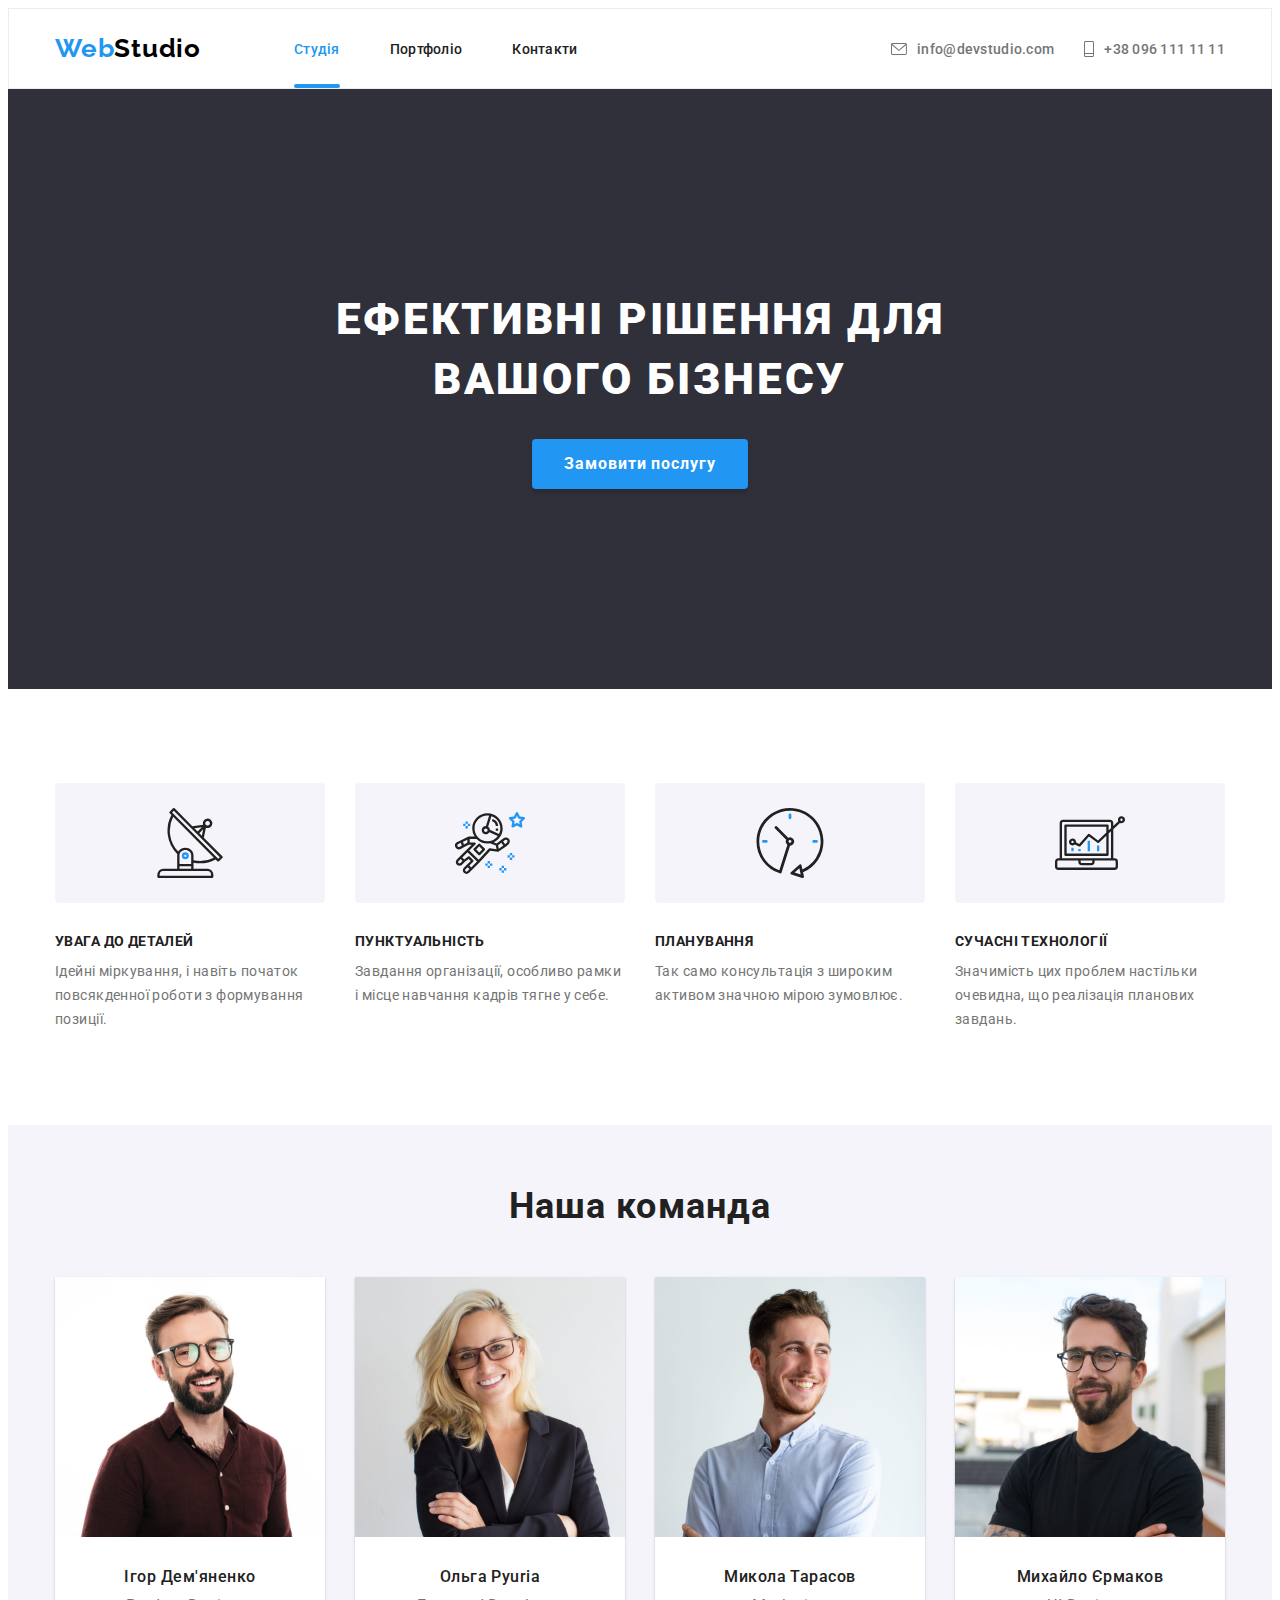
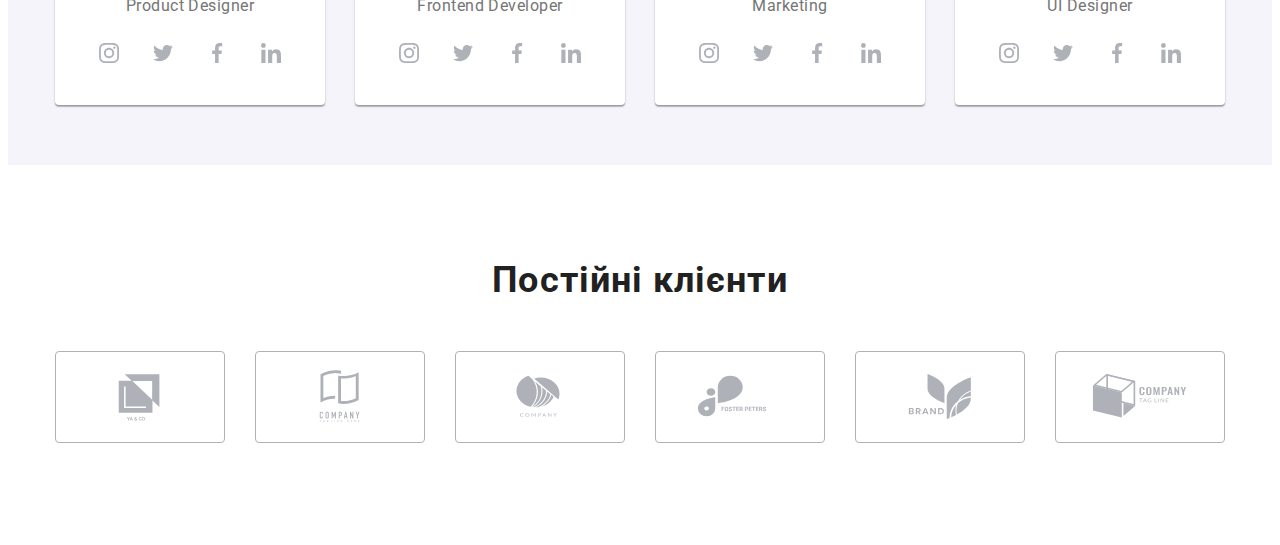
<file: index.html>
<!-- @format -->

<!DOCTYPE html>
<html lang="uk">
   <head>
      <meta charset="UTF-8" />
      <meta http-equiv="X-UA-Compatible" content="IE=edge" />
      <meta name="viewport" content="width=device-width, initial-scale=1.0" />
      <meta name="description" content="Web Studio site" />
      <title>Studio</title>

      <!--Family fonts-->
      <link rel="preconnect" href="https://fonts.googleapis.com" />
      <link rel="preconnect" href="https://fonts.gstatic.com" crossorigin />
      <link
         href="https://fonts.googleapis.com/css2?family=Raleway:wght@700&family=Roboto:wght@400;500;700;900&display=swap"
         rel="stylesheet"
      />

      <!--Modern normalize-->
      <link
         rel="stylesheet"
         href="https://cdnjs.cloudflare.com/ajax/libs/modern-normalize/1.1.0/modern-normalize.min.css"
         integrity="sha512-wpPYUAdjBVSE4KJnH1VR1HeZfpl1ub8YT/NKx4PuQ5NmX2tKuGu6U/JRp5y+Y8XG2tV+wKQpNHVUX03MfMFn9Q=="
         crossorigin="anonymous"
         referrerpolicy="no-referrer"
      />

      <!--Styles-->
      <link rel="stylesheet" href="./css/main.min.css">
   </head>

   <!--BODY / HEADER-->

   <body class="studio">
      <header class="header">
         <div class="container header__container">
            <a class="logo" href="./index.html">
               Web<span class="logo__header">Studio</span>
            </a>
            <nav class="nav">
               <ul class="nav__list">
                  <li class="nav__item nav__item--active">
                     <a class="nav__link" href="./index.html"> Студія </a>
                  </li>
                  <li class="nav__item">
                     <a class="nav__link" href="./portfolio.html">
                        Портфоліо
                     </a>
                  </li>
                  <li class="nav__item">
                     <a class="nav__link" href=""> Контакти </a>
                  </li>
               </ul>
            </nav>
            <ul class="contact">
               <li class="contact__item">
                  <a class="contact__link" href="mailto:info@devstudio.com">
                     <svg class="contact__icon" width="16" height="12">
                        <use href="./images/icons.svg#envelope"></use>
                     </svg>
                     info@devstudio.com
                  </a>
               </li>
               <li class="contact__item">
                  <a class="contact__link link" href="tel:+380961111111">
                     <svg class="contact__icon" width="10" height="16">
                        <use href="./images/icons.svg#tel"></use>
                     </svg>
                     +38 096 111 11 11
                  </a>
               </li>
            </ul>
         </div>
      </header>

      <!--MAIN-->

      <main>
         <!--Герой-Hero-->

         <section class="hero">
            <div class="container">
               <h1 class="hero__title">Ефективні рішення для вашого бізнесу</h1>
               <button class="button button__hero" type="button" data-modal-open>
                  Замовити послугу
               </button>
            </div>
         </section>

         <!--Особливості-About-->

         <section class="about">
            <div class="container">
               <h2 class="about__title visually-hidden">Особливості</h2>
               <ul class="about__list">
                  <li class="about__item">
                     <div class="about__icon">
                        <svg width="70" height="70">
                           <use href="./images/icons.svg#antenna"></use>
                        </svg>
                     </div>
                     <h3 class="about__subtitle">УВАГА ДО ДЕТАЛЕЙ</h3>
                     <p class="about__text">
                        Ідейні міркування, і навіть початок повсякденної роботи
                        з формування позиції.
                     </p>
                  </li>
                  <li class="about__item">
                     <div class="about__icon">
                        <svg width="70" height="70">
                           <use href="./images/icons.svg#astronaut"></use>
                        </svg>
                     </div>
                     <h3 class="about__subtitle">ПУНКТУАЛЬНІСТЬ</h3>
                     <p class="about__text">
                        Завдання організації, особливо рамки і місце навчання
                        кадрів тягне у себе.
                     </p>
                  </li>
                  <li class="about__item">
                     <div class="about__icon">
                        <svg width="70" height="70">
                           <use href="./images/icons.svg#clock"></use>
                        </svg>
                     </div>                     
                     <h3 class="about__subtitle">ПЛАНУВАННЯ</h3>
                     <p class="about__text">
                        Так само консультація з широким активом значною мірою
                        зумовлює.
                     </p>
                  </li>
                  <li class="about__item">
                     <div class="about__icon">
                        <svg width="70" height="70">
                           <use href="./images/icons.svg#diagram"></use>
                        </svg>
                     </div>
                     <h3 class="about__subtitle">СУЧАСНІ ТЕХНОЛОГІЇ</h3>
                     <p class="about__text">
                        Значимість цих проблем настільки очевидна, що реалізація
                        планових завдань.
                     </p>
                  </li>
               </ul>
            </div>
         </section>

         <!--Чим ми займаємося-->

         <!-- <section class="work">
            <div class="container">
               <h2 class="work__title">Чим ми займаємося</h2>
               <ul class="work__list">
                  <li class="work__item">
                     <div class="work__thumb">                  
                        <img
                           class="work__img"
                           src="./images/job/job1.1.jpg"
                           alt="programer-is-working-his-desk-office"
                           width="370"
                           height="294"
                        />
                        <div class="work__label" >
                           <p class="work__text">
                              Десктопні додатки
                           </p>
                        </div>
                     </div>
                  </li>
                  <li class="work__item">
                     <div class="work__thumb">  
                        <img
                           class="work__img"
                           src="./images/job/job2.1.jpg"
                           alt="creators-is-working-interface-mobile-phones"
                           width="370"
                           height="294"
                        />
                        <div class="work__label" >
                           <p class="work__text">
                              Мобільні додатки
                           </p>
                        </div>
                     </div>
                  </li>
                  <li class="work__item">
                     <div class="work__thumb">  
                        <img
                           class="work__img"
                           src="./images/job/job3.1.jpg"
                           alt="designer-is-working-with-colours-selection-on-tablet"
                           width="370"
                           height="294"
                        />
                        <div class="work__label" >
                           <p class="work__text">
                              Дизайнерські рішення
                           </p>
                        </div>
                     </div>
                  </li>
               </ul>
            </div>
         </section> -->

         <!--Наша команда-->

         <section class="team">
            <div class="container">
               <h2 class="team__title">Наша команда</h2>
               <ul class="team__list">
                  <li class="team__item">
                     <img
                        class="team__img"
                        src="./images/team/foto1.1.jpg"
                        alt="foto-igor"
                        width="270"
                        height="260"
                     />
                     <div class="team__wrap">                  
                        <h3 class="team__subtitle">Ігор Дем'яненко</h3>
                        <p class="team__text">Product Designer</p>
                        <ul class="social">
                           <li class="social__item">
                              <a class="social__link"
                                 href="https://instagram.com/"
                                 target="_blank"
                                 rel="noopener noreferrer"
                                 aria-label="Instagram"
                              >
                                 <svg class="social__icon" width="20" height="20">
                                    <use href="./images/icons.svg#instagram"></use>
                                 </svg>
                              </a>
                           </li>
                           <li class="social__item">
                              <a class="social__link"
                                 href="https://twitter.com/"
                                 target="_blank"
                                 rel="noopener noreferrer"
                                 aria-label="Twitter"
                              >
                                 <svg class="social__icon" width="20" height="20">
                                    <use href="./images/icons.svg#twitter"></use>
                                 </svg>
                              </a>
                           </li>
                           <li class="social__item">
                              <a class="social__link"
                                 href="https://facebook.com/"
                                 target="_blank"
                                 rel="noopener noreferrer"
                                 aria-label="Facebook"
                              >
                                 <svg class="social__icon" width="20" height="20">
                                    <use href="./images/icons.svg#facebook"></use>
                                 </svg>
                              </a>
                           </li>
                           <li class="social__item">
                              <a class="social__link"
                                 href="https://linkedin.com/"
                                 target="_blank"
                                 rel="noopener noreferrer"
                                 aria-label="Linkedin"
                              >
                                 <svg class="social__icon" width="20" height="20">
                                    <use href="./images/icons.svg#linkedin"></use>
                                 </svg>
                              </a>
                           </li>
                        </ul>   
                     </div>
                  </li>
                  <li class="team__item">
                     <img
                        class="team__img"
                        src="./images/team/foto2.1.jpg"
                        alt="foto-olga"
                        width="270"
                        height="260"
                     />
                     <div class="team__wrap">
                        <h3 class="team__subtitle">Ольга Pyuria</h3>
                        <p class="team__text">Frontend Developer</p>  
                        <ul class="social">
                           <li class="social__item">
                              <a class="social__link"
                                 href="https://instagram.com/"
                                 target="_blank"
                                 rel="noopener noreferrer"
                                 aria-label="Instagram"
                              >
                                 <svg class="social__icon" width="20" height="20">
                                    <use href="./images/icons.svg#instagram"></use>
                                 </svg>
                              </a>
                           </li>
                           <li class="social__item">
                              <a class="social__link"
                                 href="https://twitter.com/"
                                 target="_blank"
                                 rel="noopener noreferrer"
                                 aria-label="Twitter"
                              >
                                 <svg class="social__icon" width="20" height="20">
                                    <use href="./images/icons.svg#twitter"></use>
                                 </svg>
                              </a>
                           </li>
                           <li class="social__item">
                              <a class="social__link"
                                 href="https://facebook.com/"
                                 target="_blank"
                                 rel="noopener noreferrer"
                                 aria-label="Facebook"
                              >
                                 <svg class="social__icon" width="20" height="20">
                                    <use href="./images/icons.svg#facebook"></use>
                                 </svg>
                              </a>
                           </li>
                           <li class="social__item">
                              <a class="social__link"
                                 href="https://linkedin.com/"
                                 target="_blank"
                                 rel="noopener noreferrer"
                                 aria-label="Linkedin"
                              >
                                 <svg class="social__icon" width="20" height="20">
                                    <use href="./images/icons.svg#linkedin"></use>
                                 </svg>
                              </a>
                           </li>
                        </ul>   
                     </div>
                  </li>
                  <li class="team__item">
                     <img
                        class="team__img"
                        src="./images/team/foto3.1.jpg"
                        alt="foto-mykola"
                        width="270"
                        height="260"
                     />
                     <div class="team__wrap">
                        <h3 class="team__subtitle">Микола Тарасов</h3>
                        <p class="team__text">Marketing</p>   
                        <ul class="social">
                           <li class="social__item">
                              <a class="social__link"
                                 href="https://instagram.com/"
                                 target="_blank"
                                 rel="noopener noreferrer"
                                 aria-label="Instagram"
                              >
                                 <svg class="social__icon" width="20" height="20">
                                    <use href="./images/icons.svg#instagram"></use>
                                 </svg>
                              </a>
                           </li>
                           <li class="social__item">
                              <a class="social__link"
                                 href="https://twitter.com/"
                                 target="_blank"
                                 rel="noopener noreferrer"
                                 aria-label="Twitter"
                              >
                                 <svg class="social__icon" width="20" height="20">
                                    <use href="./images/icons.svg#twitter"></use>
                                 </svg>
                              </a>
                           </li>
                           <li class="social__item">
                              <a class="social__link"
                                 href="https://facebook.com/"
                                 target="_blank"
                                 rel="noopener noreferrer"
                                 aria-label="Facebook"
                              >
                                 <svg class="social__icon" width="20" height="20">
                                    <use href="./images/icons.svg#facebook"></use>
                                 </svg>
                              </a>
                           </li>
                           <li class="social__item">
                              <a class="social__link"
                                 href="https://linkedin.com/"
                                 target="_blank"
                                 rel="noopener noreferrer"
                                 aria-label="Linkedin"
                              >
                                 <svg class="social__icon" width="20" height="20">
                                    <use href="./images/icons.svg#linkedin"></use>
                                 </svg>
                              </a>
                           </li>
                        </ul>   
                     </div>
                  </li>
                  <li class="team__item">
                     <img
                        class="team__img"
                        src="./images/team/foto4.1.jpg"
                        alt="foto-mychaylo"
                        width="270"
                        height="260"
                     />
                     <div class="team__wrap">
                        <h3 class="team__subtitle">Михайло Єрмаков</h3>
                        <p class="team__text">UI Designer</p>
                        <ul class="social">
                           <li class="social__item">
                              <a class="social__link"
                                 href="https://instagram.com/"
                                 target="_blank"
                                 rel="noopener noreferrer"
                                 aria-label="Instagram"
                              >
                                 <svg class="social__icon" width="20" height="20">
                                    <use href="./images/icons.svg#instagram"></use>
                                 </svg>
                              </a>
                           </li>
                           <li class="social__item">
                              <a class="social__link"
                                 href="https://twitter.com/"
                                 target="_blank"
                                 rel="noopener noreferrer"
                                 aria-label="Twitter"
                              >
                                 <svg class="social__icon" width="20" height="20">
                                    <use href="./images/icons.svg#twitter"></use>
                                 </svg>
                              </a>
                           </li>
                           <li class="social__item">
                              <a class="social__link"
                                 href="https://facebook.com/"
                                 target="_blank"
                                 rel="noopener noreferrer"
                                 aria-label="Facebook"
                              >
                                 <svg class="social__icon" width="20" height="20">
                                    <use href="./images/icons.svg#facebook"></use>
                                 </svg>
                              </a>
                           </li>
                           <li class="social__item">
                              <a class="social__link"
                                 href="https://linkedin.com/"
                                 target="_blank"
                                 rel="noopener noreferrer"
                                 aria-label="Linkedin"
                              >
                                 <svg class="social__icon" width="20" height="20">
                                    <use href="./images/icons.svg#linkedin"></use>
                                 </svg>
                              </a>
                           </li>
                        </ul>   
                     </div>
                  </li>
               </ul>
            </div>
         </section>

         <!--Постійні клієнти-->
         <section class="clients">
            <div class="container">
               <h2 class="clients__title">Постійні клієнти</h2>
               <ul class="clients__list" >
                  <li class="clients__item">
                     <a class="clients__link" 
                        href=""
                        target="_blank"
                        rel="noopener noreferrer"
                        >
                        <svg class="clients__icon" width="106" height="60">
                           <use href="./images/icons.svg#Logo"></use>
                        </svg>
                     </a>
                  </li>
                  <li class="clients__item">
                     <a class="clients__link" 
                        href=""
                        target="_blank"
                        rel="noopener noreferrer"
                        >
                        <svg class="clients__icon" width="106" height="60">
                           <use href="./images/icons.svg#Logo-1"></use>
                        </svg>
                     </a>
                  </li>
                  <li class="clients__item">
                     <a class="clients__link" 
                        href=""
                        target="_blank"
                        rel="noopener noreferrer"
                        >
                        <svg class="clients__icon" width="106" height="60">
                           <use href="./images/icons.svg#Logo-2"></use>
                        </svg>
                     </a>
                  </li>
                  <li class="clients__item">
                     <a class="clients__link" 
                        href=""
                        target="_blank"
                        rel="noopener noreferrer"
                        >
                        <svg class="clients__icon" width="106" height="60">
                           <use href="./images/icons.svg#Logo-3"></use>
                        </svg>
                     </a>
                  </li>
                  <li class="clients__item">
                     <a class="clients__link" 
                        href=""
                        target="_blank"
                        rel="noopener noreferrer"
                        >
                        <svg class="clients__icon" width="106" height="60">
                           <use href="./images/icons.svg#Logo-4"></use>
                        </svg>
                     </a>
                  </li>
                  <li class="clients__item">
                     <a class="clients__link" 
                        href=""
                        target="_blank"
                        rel="noopener noreferrer"
                        >
                        <svg class="clients__icon" width="106" height="60">
                           <use href="./images/icons.svg#Logo-5"></use>
                        </svg>
                     </a>
                  </li>
               </ul>
            </div>
         </section>
      </main>

      <!--FOOTER-->

      <!-- <footer class="footer">
         <div class="container footer__container">
            <div class="footer__left-side">
               <a class="logo" href="./index.html">
                  Web<span class="logo__footer">Studio</span>
               </a>
               <address class="footer__address">
                  м. Київ, пр-т Лесі Українки, 26
               </address>
               <ul class="footer-contact__list">
                  <li class="footer-contact__item">
                     <a class="footer-contact__link" href="mailto:info@devstudio.com">
                        info@devstudio.com
                     </a>
                  </li>
                  <li class="footer-contact__item">
                     <a class="footer-contact__link" href="tel:+380961111111">
                        +38 096 111 11 11
                     </a>
                  </li>
               </ul>
            </div>
            <div class="footer__central-side">
               <h2 class="footer__title-social">приєднуйтесь</h2>
               <ul class="social">
                  <li class="social__item">
                     <a class="social__link social__link--bgr" 
                        href="https://instagram.com/"
                        target="_blank"
                        rel="noopener noreferrer"
                        aria-label="Instagram">
                        <svg class="social__icon social__icon--fill" width="20" height="20">
                           <use href="./images/icons.svg#instagram"></use>
                        </svg>
                     </a>
                  </li>
                  <li class="social__item">
                     <a class="social__link social__link--bgr" 
                        href="https://twitter.com/"
                        target="_blank"
                        rel="noopener noreferrer"
                        aria-label="Twitter">
                        <svg class="social__icon social__icon--fill" width="20" height="20">
                           <use href="./images/icons.svg#twitter"></use>
                        </svg>
                     </a>
                  </li>
                  <li class="social__item">
                     <a class="social__link social__link--bgr" 
                        href="https://facebook.com/"
                        target="_blank"
                        rel="noopener noreferrer"
                        aria-label="Facebook">
                        <svg class="social__icon social__icon--fill" width="20" height="20">
                           <use href="./images/icons.svg#facebook"></use>
                        </svg>
                     </a>
                  </li>
                  <li class="social__item">
                     <a class="social__link social__link--bgr" 
                        href="https://linkedin.com/"
                        target="_blank"
                        rel="noopener noreferrer"
                        aria-label="Linkedin">
                        <svg class="social__icon social__icon--fill" width="20" height="20">
                           <use href="./images/icons.svg#linkedin"></use>
                        </svg>
                     </a>
                  </li>
               </ul>
            </div>
            <div class="footer__right-side">
               <form class="footer-form">
                  <label class="footer-form__name">
                     <span class="footer-form__title">Підпишіться на розсилку</span>
                     <input
                        class="footer-form__input"
                        type="email"
                        name="user-mail"
                        placeholder="E-mail"
                     >
                  </label>
                  <button class="button button__footer" type="submit">
                     Підписатися
                     <svg class="button__icon" width="24" height="24">
                        <use href="./images/icons.svg#send"></use>
                     </svg>
                  </button>
               </form>
            </div>
         </div>
      </footer> -->

      <!--Modal window-->
      <div class="backdrop is-hidden" data-modal>
         <div class="modal">
            <button class="button-close" type="button" data-modal-close>
               <svg class="button-close__icon" width="18" height="18">
                  <use href="./images/icons.svg#close"></use>
               </svg>
            </button>
            <form class="register-form" name="register-form">
               <strong class="register-form__title">Залиште свої дані, ми вам передзвонимо</strong>
               <div class="register-form__group" role="group">
                  <label class="register-form__field">
                     <span>Ім'я</span>
                     <input class="register-form__input" type="text" name="name" >
                     <svg class="register-form__icon" width="18" height="18">
                        <use href="./images/icons.svg#person-black"></use>
                     </svg>
                  </label>
                  <label class="register-form__field">
                     <span>Телефон</span>
                     <input class="register-form__input" type="text" name="phone" >
                     <svg class="register-form__icon" width="18" height="18">
                        <use href="./images/icons.svg#phone-black"></use>
                     </svg>
                  </label>
                  <label class="register-form__field">
                     <span>Пошта</span>
                     <input class="register-form__input" type="email" name="email" >
                     <svg class="register-form__icon" width="18" height="18">
                        <use href="./images/icons.svg#email-black"></use>
                     </svg>
                  </label>
                  <label class="register-form__comment">
                     <span>Коментар</span> 
                     <textarea class="register-form__textarea" name="comment" cols="30" rows="10" placeholder="Введіть текст"></textarea>
                  </label>
               </div>
               <label class="register-form__agreement">
                  <input class="register-form__checkbox visually-hidden" type="checkbox" name="checkbox">
                  <svg class="register-form__icons" width="16" height="15">
                     <use class="icon-checked" href="./images/icons.svg#checked"></use>
                     <use class="icon-unchecked" href="./images/icons.svg#unchecked"></use>
                  </svg>
                  <span>Погоджуюся з розсилкою та приймаю
                     <a href="" target="_blank">Умови договору</a>
                  </span>
               </label>
               <button class="button button__modal-sent" type="submit">
                  Відправити
               </button>
            </form>
         </div>
      </div>
      <script src="./js/modal.js">
      </script>
   </body>
</html>
</file>
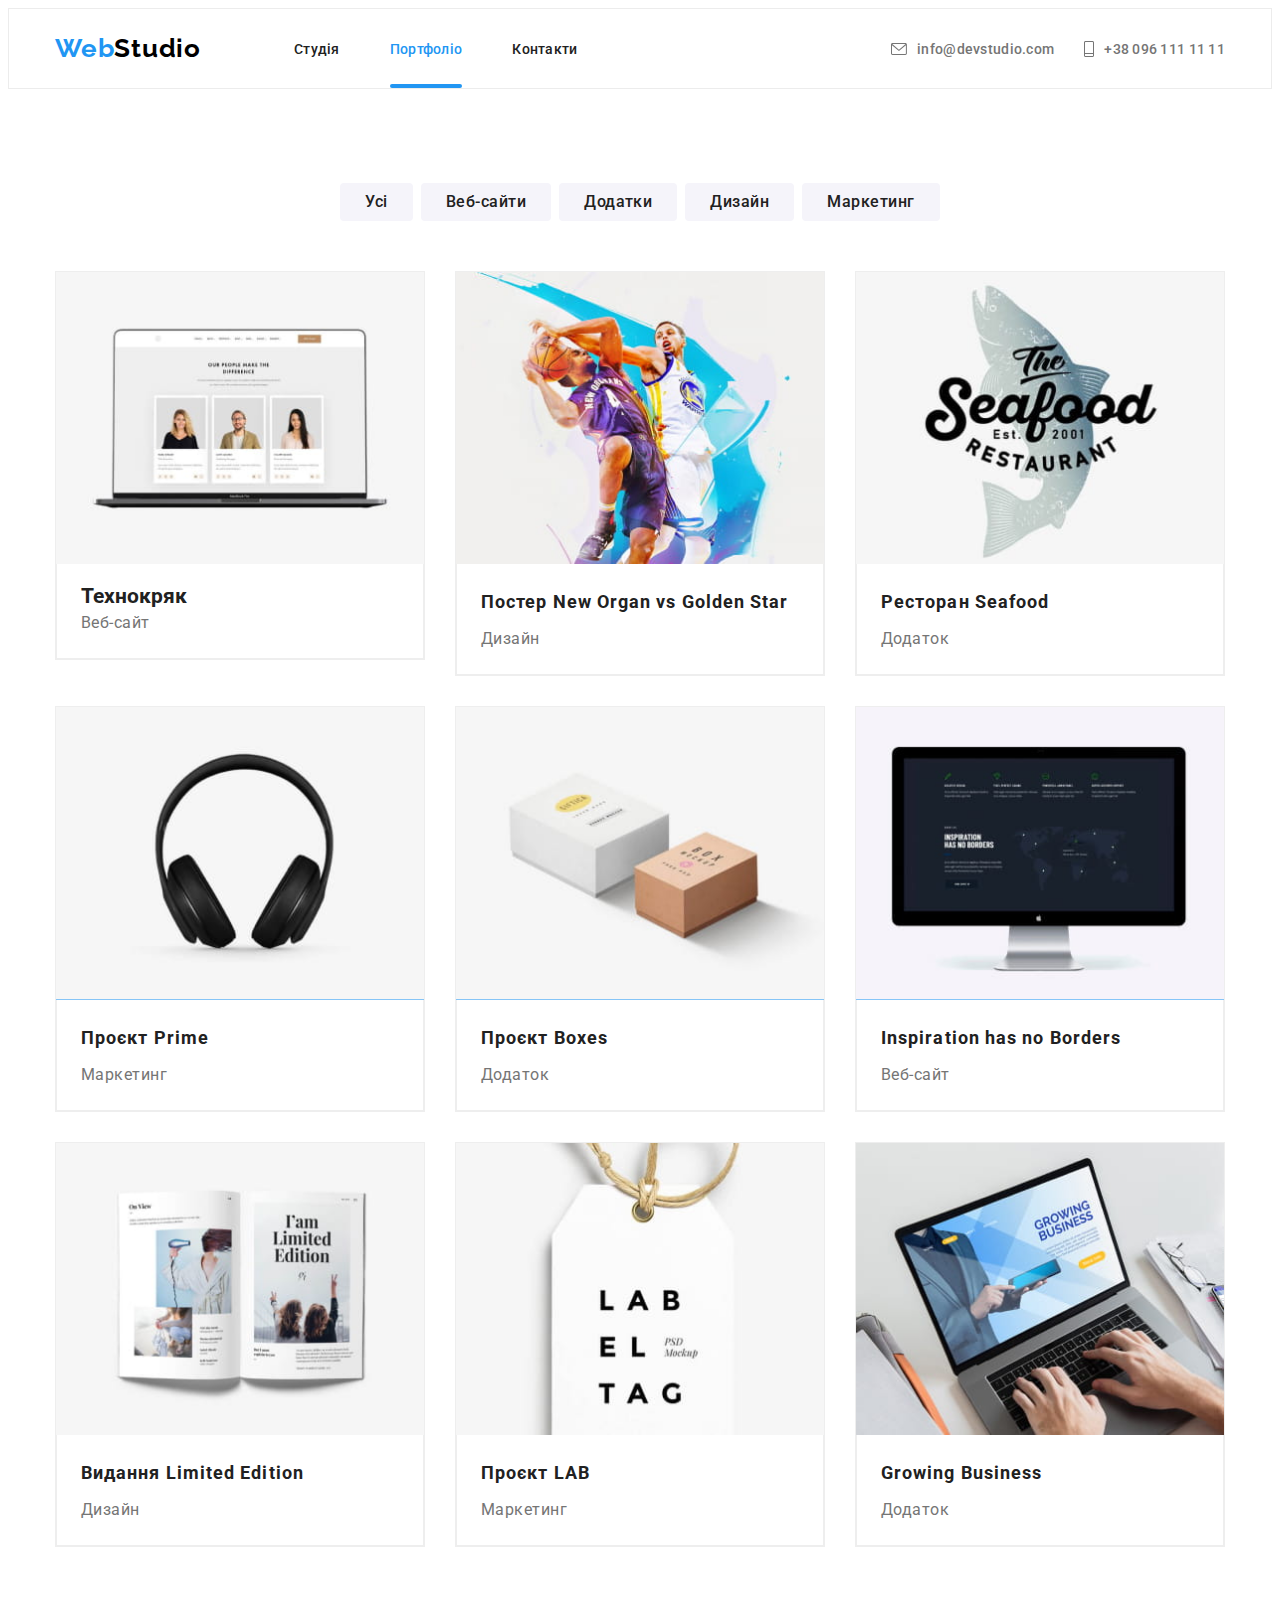
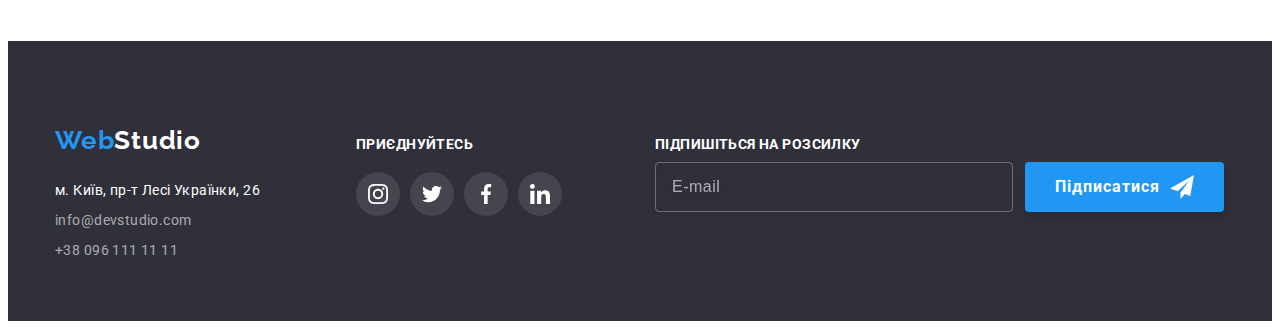
<file: portfolio.html>
<!DOCTYPE html>
<html lang="en">
  <head>
    <meta charset="UTF-8" />
    <meta http-equiv="X-UA-Compatible" content="IE=edge" />
    <meta name="viewport" content="width=device-width, initial-scale=1.0" />
    <meta name="description" content="Portfolio" />
    <title>Portfolio</title>

    <!--Family fonts-->
    <link rel="preconnect" href="https://fonts.googleapis.com" />
    <link rel="preconnect" href="https://fonts.gstatic.com" crossorigin />
    <link
      href="https://fonts.googleapis.com/css2?family=Raleway:wght@700&family=Roboto:wght@400;500;700;900&display=swap"
      rel="stylesheet"
    />

    <!--Modern normalize-->
    <link
      rel="stylesheet"
      href="https://cdnjs.cloudflare.com/ajax/libs/modern-normalize/1.1.0/modern-normalize.min.css"
      integrity="sha512-wpPYUAdjBVSE4KJnH1VR1HeZfpl1ub8YT/NKx4PuQ5NmX2tKuGu6U/JRp5y+Y8XG2tV+wKQpNHVUX03MfMFn9Q=="
      crossorigin="anonymous"
      referrerpolicy="no-referrer"
    />

    <!--Styles-->
    <link rel="stylesheet" href="./css/main.min.css">
    <link rel="stylesheet" href="./css/styles.css">
  </head>

  <!--BODY / HEADER-->

  <body class="portfolio">
    <header class="header">
      <div class="container header__container">
        <a class="logo link" href="./index.html">
          Web<span class="logo__header">Studio</span>
        </a>
        <nav class="nav">
          <ul class="nav__list list">
            <li class="nav__item">
              <a class="nav__link link" href="./index.html"> Студія </a>
            </li>
            <li class="nav__item nav__item--active">
              <a class="nav__link link" href="./portfolio.html">
                Портфоліо
              </a>
            </li>
            <li class="nav__item">
              <a class="nav__link link" href=""> Контакти </a>
            </li>
          </ul>
        </nav>
        <ul class="contact list">
          <li class="contact__item">
            <a class="contact__link link" href="mailto:info@devstudio.com">
              <svg class="contact__icon" width="16" height="12">
                <use href="./images/icons.svg#envelope"></use>
              </svg>
              info@devstudio.com
            </a>
          </li>
          <li class="contact__item">
            <a class="contact__link link" href="tel:+380961111111">
              <svg class="contact__icon" width="10" height="16">
                <use href="./images/icons.svg#tel"></use>
              </svg>
              +38 096 111 11 11
            </a>
          </li>
        </ul>
      </div>
    </header>

    <!--MAIN-->
  
    <main>
      <section class="section pf">
        <div class="container">
          <h1 class="pf-hidden-title visually-hidden">Портфоліо</h1>
          <ul class="filters">
            <li class="filters__item">
              <button class="button button__pf" type="button">Усі</button>
            </li>
            <li class="filters__item">
              <button class="button button__pf" type="button">Веб-сайти</button>
            </li>
            <li class="filters__item">
              <button class="button button__pf" type="button">Додатки</button>
            </li>
            <li class="filters__item">
              <button class="button button__pf" type="button">Дизайн</button>
            </li>
            <li class="filters__item">
              <button class="button button__pf" type="button">Маркетинг</button>
            </li>
          </ul>
          <ul class="cards list">
            <li class="cards__item">
              <a class="cards__link" href="">
                <div class="cards__thumb">
                  <img
                    class="cards__img"
                    src="./images/portfolio/portfolio-1.1.jpg"
                    alt="laptop-photos"
                    width="370"
                    height="294"
                  />
                  <div class="cards__overlay">
                    <p class="cards__overlay-description">
                      Ресурс пропонує комплексні пропозиції з різним рівнем функціоналу та сервісів. Все це дозволить відвідувачу отримати вичерпні відомості про компанію чи приватну особу.
                    </p>
                  </div>
                </div>
                <div class="cards__title-text">
                  <h2 class=cards__title">Технокряк</h2>
                  <p class="cards__text">Веб-сайт</p>
                </div>
              </a>
            </li>
            <li class="cards__item">
              <a class="cards__link" href="">
                <div class="cards__thumb">
                  <img
                    class="cards__img"
                    src="./images/portfolio/portfolio-2.1.jpg"
                    alt="basketball-players-with-a-ball"
                    width="370"
                    height="294"
                  />                  
                  <div class="cards__overlay">
                    <p class="cards__overlay-description">
                      Ресурс пропонує комплексні пропозиції з різним рівнем функціоналу та сервісів. Все це дозволить відвідувачу отримати вичерпні відомості про компанію чи приватну особу.
                    </p>
                  </div>
                </div>
                <div class="cards__title-text">
                  <h2 class="cards__title">Постер New Organ vs Golden Star</h2>
                  <p class="cards__text">Дизайн</p>
                </div>
              </a>
            </li>
            <li class="cards__item">
              <a class="cards__link" href="">
                <div class="cards__thumb">
                  <img
                    class="cards__img"
                    src="./images/portfolio/portfolio-3.1.jpg"
                    alt="fish-with-the-name's-restaurant"
                    width="370"
                    height="294"
                  />
                  <div class="cards__overlay">
                    <p class="cards__overlay-description">
                      Ресурс пропонує комплексні пропозиції з різним рівнем функціоналу та сервісів. Все це дозволить відвідувачу отримати вичерпні відомості про компанію чи приватну особу.
                    </p>
                  </div>
                </div>
                <div class="cards__title-text">
                  <h2 class="cards__title">Ресторан Seafood</h2>
                  <p class="cards__text">Додаток</p>
                </div>
              </a>
            </li>
            <li class="cards__item">
              <a class="cards__link" href="">
                <div class="cards__thumb">
                  <img
                    class="cards__img"
                    src="./images/portfolio/portfolio-4.1.jpg"
                    alt="a-black-headphone"
                    width="370"
                    height="294"
                  />
                  <div class="cards__overlay">
                    <p class="cards__overlay-description">
                      Ресурс пропонує комплексні пропозиції з різним рівнем функціоналу та сервісів. Все це дозволить відвідувачу отримати вичерпні відомості про компанію чи приватну особу.
                    </p>
                  </div>
                </div>
                <div class="cards__title-text">
                  <h2 class="cards__title">Проєкт Prime</h2>
                  <p class="cards__text">Маркетинг</p>
                </div>
              </a>
            </li>
            <li class="cards__item">
              <a class="cards__link" href="">
                <div class="cards__thumb">
                  <img
                    class="cards__img"
                    src="./images/portfolio/portfolio-5.1.jpg"
                    alt="two-boxes"
                    width="370"
                    height="294"
                  />                  
                  <div class="cards__overlay">
                    <p class="cards__overlay-description">
                      Ресурс пропонує комплексні пропозиції з різним рівнем функціоналу та сервісів. Все це дозволить відвідувачу отримати вичерпні відомості про компанію чи приватну особу.
                    </p>
                  </div>
                </div>
                <div class="cards__title-text">
                  <h2 class="cards__title">Проєкт Boxes</h2>
                  <p class="cards__text">Додаток</p>
                </div>
              </a>
            </li>
            <li class="cards__item">
              <a class="cards__link" href="">
                <div class="cards__thumb">
                  <img
                    class="cards__img"
                    src="./images/portfolio/portfolio-6.1.jpg"
                    alt="monitor"
                    width="370"
                    height="294"
                  />                  
                  <div class="cards__overlay">
                    <p class="cards__overlay-description">
                      Ресурс пропонує комплексні пропозиції з різним рівнем функціоналу та сервісів. Все це дозволить відвідувачу отримати вичерпні відомості про компанію чи приватну особу.
                    </p>
                  </div>
                </div>
                <div class="cards__title-text">
                  <h2 class="cards__title">Inspiration has no Borders</h2>
                  <p class="cards__text">Веб-сайт</p>
                </div>
              </a>
            </li>
            <li class="cards__item">
              <a class="cards__link" href="">
                <div class="cards__thumb">
                  <img
                    class="cards__img"
                    src="./images/portfolio/portfolio-7.1.jpg"
                    alt="open-book"
                    width="370"
                    height="294"
                  />                  
                  <div class="cards__overlay">
                    <p class="cards__overlay-description">
                      Ресурс пропонує комплексні пропозиції з різним рівнем функціоналу та сервісів. Все це дозволить відвідувачу отримати вичерпні відомості про компанію чи приватну особу.
                    </p>
                  </div>
                </div>
                <div class="cards__title-text">
                  <h2 class="cards__title">Видання Limited Edition</h2>
                  <p class="cards__text">Дизайн</p>
                </div>
              </a>
            </li>
            <li class="cards__item">
              <a class="cards__link" href="">
                <div class="cards__thumb">
                  <img
                    class="cards__img"
                    src="./images/portfolio/portfolio-8.1.jpg"
                    alt="label"
                    width="370"
                    height="294"
                  />                  
                  <div class="cards__overlay">
                    <p class="cards__overlay-description">
                      Ресурс пропонує комплексні пропозиції з різним рівнем функціоналу та сервісів. Все це дозволить відвідувачу отримати вичерпні відомості про компанію чи приватну особу.
                    </p>
                  </div>
                </div>
                <div class="cards__title-text">
                  <h2 class="cards__title">Проєкт LAB</h2>
                  <p class="cards__text">Маркетинг</p>
                </div>
              </a>
            </li>
            <li class="cards__item">
              <a class="cards__link" href="">
                <div class="cards__thumb">
                  <img
                    class="cards__img"
                    src="./images/portfolio/portfolio-9.1.jpg"
                    alt="laptop-with-hands"
                    width="370"
                    height="294"
                  />                  
                  <div class="cards__overlay">
                    <p class="cards__overlay-description">
                      Ресурс пропонує комплексні пропозиції з різним рівнем функціоналу та сервісів. Все це дозволить відвідувачу отримати вичерпні відомості про компанію чи приватну особу.
                    </p>
                  </div>
                </div>
                <div class="cards__title-text">
                  <h2 class="cards__title">Growing Business</h2>
                  <p class="cards__text">Додаток</p>
                </div>  
              </a>
            </li>
          </ul>
        </div>
      </section>
    </main>

      <!--FOOTER-->
    <footer class="footer">
      <div class="container footer__container">
        <div class="footer__left-side">
          <a class="logo link" href="./index.html">
            Web<span class="logo__footer">Studio</span>
          </a>
          <address class="footer__address">
            м. Київ, пр-т Лесі Українки, 26
          </address>
          <ul class="footer-contact__list list">
            <li class="footer-contact__item">
              <a class="footer-contact__link link" href="mailto:info@devstudio.com">
                info@devstudio.com
              </a>
            </li>
            <li class="footer-contact__item">
              <a class="footer-contact__link link" href="tel:+380961111111">
                +38 096 111 11 11
              </a>
            </li>
          </ul>
        </div>
        <div class="footer__central-side">
          <h2 class="footer__title-social">приєднуйтесь</h2>
          <ul class="social list">
            <li class="social__item">
              <a class="social__link social__link--bgr link" 
                href="https://instagram.com/"
                target="_blank"
                rel="noopener noreferrer"
                aria-label="Instagram">
                <svg class="social__icon social__icon--fill" width="20" height="20">
                  <use href="./images/icons.svg#instagram"></use>
                </svg>
              </a>
            </li>
            <li class="social__item">
              <a class="social__link social__link--bgr link" 
                href="https://twitter.com/"
                target="_blank"
                rel="noopener noreferrer"
                aria-label="Twitter">
                <svg class="social__icon social__icon--fill" width="20" height="20">
                  <use href="./images/icons.svg#twitter"></use>
                </svg>
              </a>
            </li>
            <li class="social__item">
              <a class="social__link social__link--bgr link" 
                href="https://facebook.com/"
                target="_blank"
                rel="noopener noreferrer"
                aria-label="Facebook">
                <svg class="social__icon social__icon--fill" width="20" height="20">
                  <use href="./images/icons.svg#facebook"></use>
                </svg>
              </a>
            </li>
            <li class="social__item">
              <a class="social__link social__link--bgr link" 
                href="https://linkedin.com/"
                target="_blank"
                rel="noopener noreferrer"
                aria-label="Linkedin">
                <svg class="social__icon social__icon--fill" width="20" height="20">
                  <use href="./images/icons.svg#linkedin"></use>
                </svg>
              </a>
            </li>
          </ul>
        </div>
        <div class="footer__right-side">
          <form class="footer-form">
            <label class="footer-form__name">
              <span class="footer-form__title">Підпишіться на розсилку</span>
              <input
                class="footer-form__input"
                type="email"
                name="user-mail"
                placeholder="E-mail"
              >
            </label>
            <button class="button button__footer" type="submit">
              Підписатися
              <svg class="button__icon" width="24" height="24">
                <use href="./images/icons.svg#send"></use>
              </svg>
            </button>
          </form>
        </div>
      </div>
    </footer>
  </body>
</html>
</file>
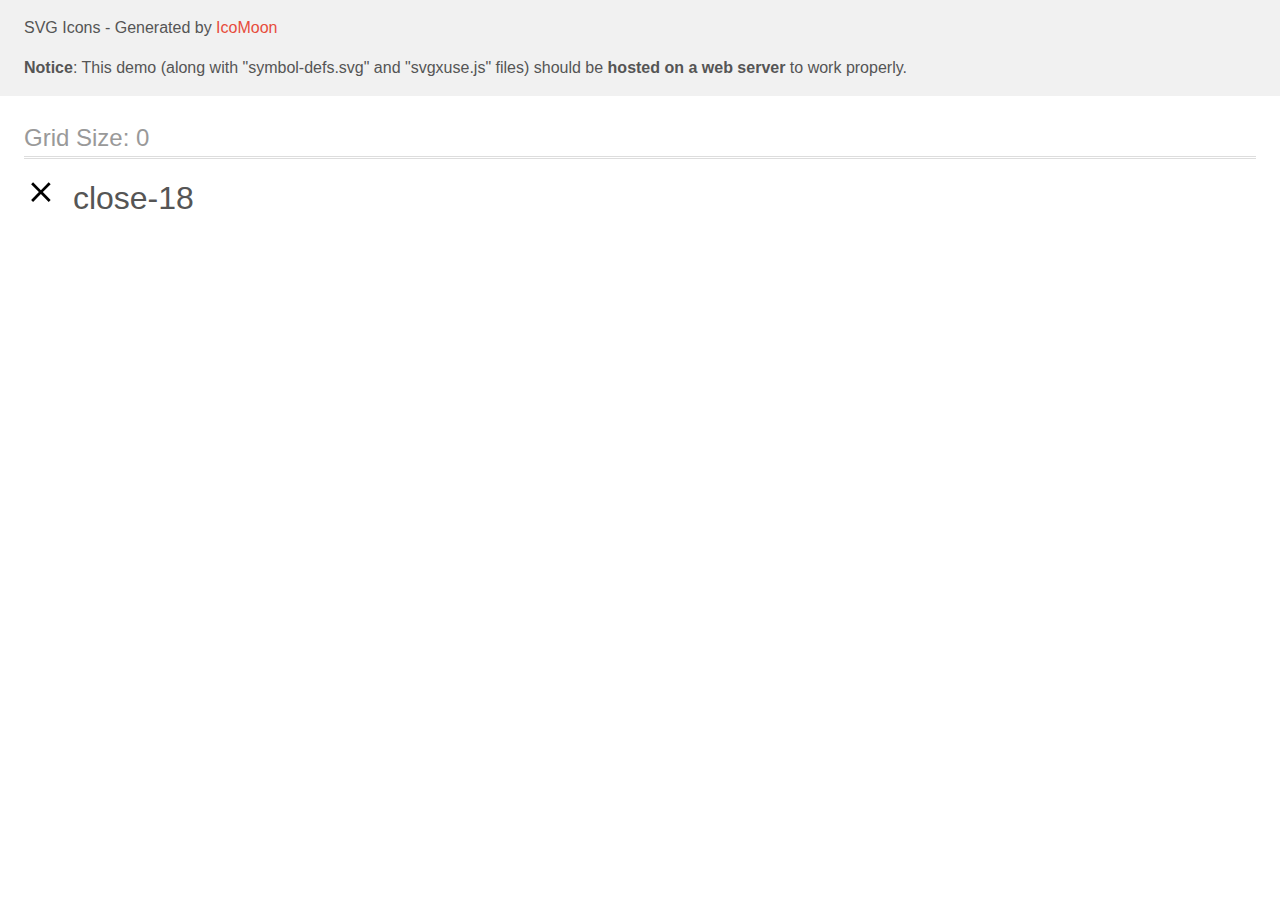
<file: images/icons/icomoon/demo-external-svg.html>
<!doctype html>
<html>
<head>
    <title>IcoMoon - SVG Icons</title>
    <meta charset="utf-8">
    <meta name="viewport" content="width=device-width, initial-scale=1">
    <link rel="stylesheet" href="demo-files/demo.css">
    <link rel="stylesheet" href="style.css">
</head>
<body>
<header class="bgc1 clearfix">
<div class="mhl">
    <p>SVG Icons - Generated by <a href="https://icomoon.io/app">IcoMoon</a></p><p><strong>Notice</strong>: This demo (along with "symbol-defs.svg" and "svgxuse.js" files) should be <b>hosted on a web server</b> to work properly.</p>
</div>
</header>
    <div class="clearfix mhl ptl">
        <h1 class="mvm mtn fgc1">Grid Size: 0</h1>
        <div class="glyph fs1">
            <div class="clearfix pbs">
                <svg class="icon close-18"><use xlink:href="symbol-defs.svg#close-18"></use></svg><span class="name"> close-18</span>
            </div>
        </div>
  </div>
<script defer src="svgxuse.js"></script>
</body>
</html>
</file>
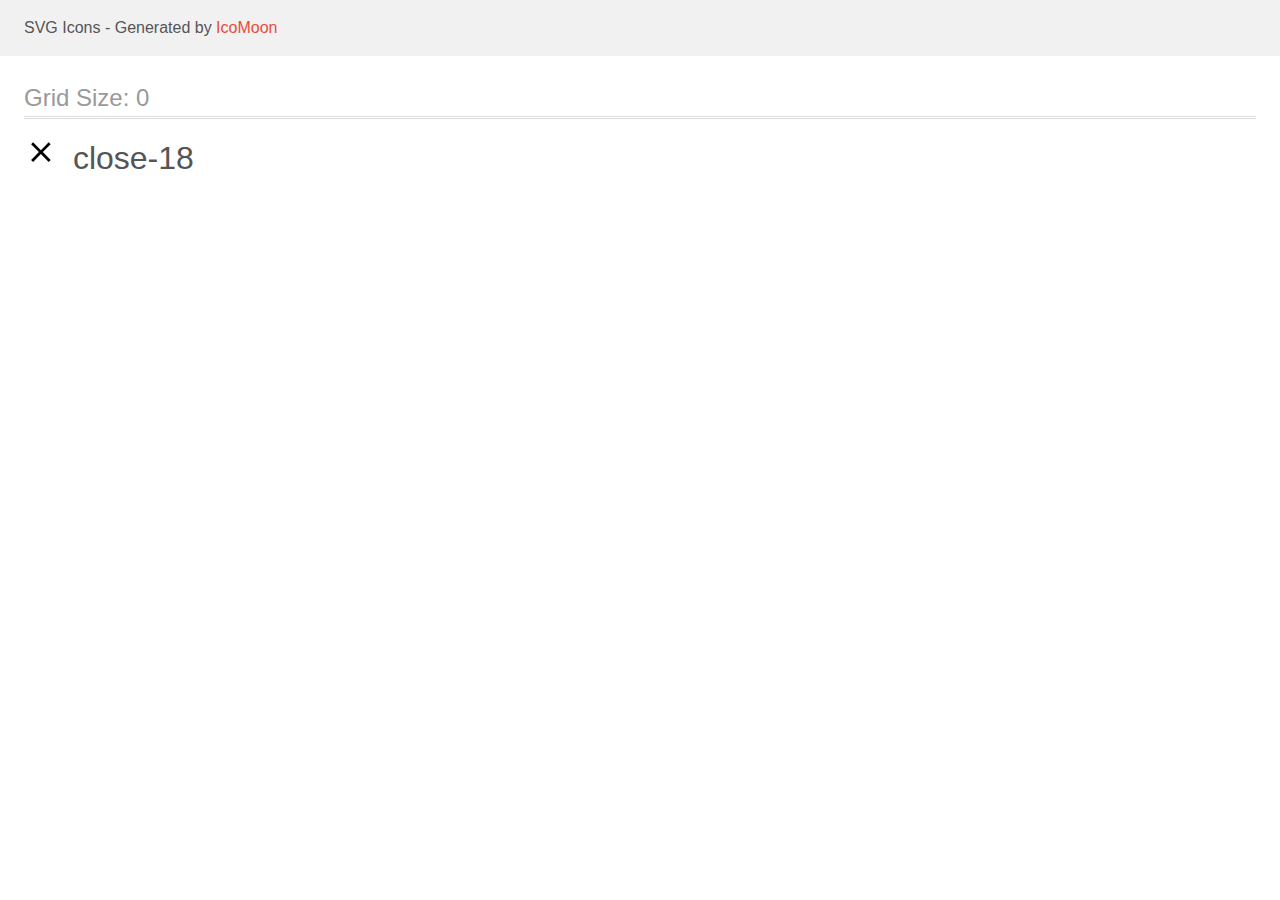
<file: images/icons/icomoon/demo.html>
<!doctype html>
<html>
<head>
    <title>IcoMoon - SVG Icons</title>
    <meta charset="utf-8">
    <meta name="viewport" content="width=device-width, initial-scale=1">
    <link rel="stylesheet" href="demo-files/demo.css">
    <link rel="stylesheet" href="style.css">
</head>
<body>
<svg aria-hidden="true" style="position: absolute; width: 0; height: 0; overflow: hidden;" version="1.1" xmlns="http://www.w3.org/2000/svg" xmlns:xlink="http://www.w3.org/1999/xlink">
<defs>
<symbol id="close-18" viewBox="0 0 32 32">
<path d="M26.667 7.303l-1.97-1.97-7.808 7.808-7.808-7.808-1.97 1.97 7.808 7.808-7.808 7.808 1.97 1.97 7.808-7.808 7.808 7.808 1.97-1.97-7.808-7.808 7.808-7.808z"></path>
</symbol>
</defs>
</svg>

<header class="bgc1 clearfix">
<div class="mhl">
    <p>SVG Icons - Generated by <a href="https://icomoon.io/app">IcoMoon</a></p>
</div>
</header>
    <div class="clearfix mhl ptl">
        <h1 class="mvm mtn fgc1">Grid Size: 0</h1>
        <div class="glyph fs1">
            <div class="clearfix pbs">
                <svg class="icon close-18"><use xlink:href="#close-18"></use></svg><span class="name"> close-18</span>
            </div>
        </div>
  </div>
<script defer src="svgxuse.js"></script>
</body>
</html>
</file>
<file: css/styles.css>
/* :root {

  --main-font: "Roboto", sans-serif;
  --secondary-font: "Raleway", sans-serif;

  
  --t-accent-color: #2196f3;
  --t-primary-color: #212121;
  --t-secondary-color: #757575;
  --t-light-color: #ffffff;
  --t-logo-black-color: #000000;
  --t-gray-color: rgba(255, 255, 255, 0.6);
  --t-modal-comments: rgba(117, 117, 117, 0.5);

  
  --i-main-color: #AFB1B8;
  --i-secondary-color: #757575;
  --i--white-color: #ffffff;
  --i-dark-color: #212121;
  --i-black-color: #000000;


  --bgd-white-color: #ffffff;
  --bgd-accent-color: #2196f3;
  --bgd-primary-color: #f5f5f5;
  --bgd-secondary-color: #2f303a;
  --bgd-cinereous-color: #f5f4fa;
  --bgd-gray-color: rgba(255, 255, 255, 0.1);
  --bgr-modal-black: rgba(0, 0, 0, 0.4);
  --bgr-overlay: rgba(33, 150, 243, 0.9);
  --bgr-fon-text: rgba(47, 48, 58, 0.8);

  --br-header-light-color: #ececec;
  --br-pf-light-gray-color: #eeeeee;
  --br-accent-color: #2196f3;
  --br-modal-gray-color: rgba(33, 33, 33, 0.2);
  --br-modal-bt-color: rgba(0, 0, 0, 0.1);


  --trans: 250ms cubic-bezier(0.4, 0, 0.2, 1)
}

/*  */

/* body {
  font-family: var(--main-font), sans-serif;
  font-size: 14px;
  color: var(--t-primary-color);
  background-color: var(--bgd-white-color);
} */

/* RESETS  */

/* html {
  box-sizing: border-box;
}
*,
*::before,
*::after {
  box-sizing: inherit;
}
h1,
h2,
h3,
h4,
h5,
h6,
p {
  margin: 0;
}

.list {
  list-style: none;
  padding-left: 0;
  margin: 0;
}

.link {
  text-decoration: none;
  color: currentColor;
}

.img {
  display: block;
  max-width: 100%;
  height: auto;
} */

/* .visually-hidden {
  position: absolute;
  width: 1px;
  height: 1px;
  margin: -1px;
  border: 0;
  padding: 0;
  white-space: nowrap;
  clip-path: inset(100%);
  clip: rect(0 0 0 0);
  overflow: hidden;
} */

/* UTILS  */
/* .section {
  padding: 94px 0;
} */

/* .container {
  width: 1200px;
  padding: 0 15px;
  margin: 0 auto;

} */
/**
  |============================
  | HEADER
  |============================
*/
/* .header {
  border-bottom: 1px solid var(--br-header-light-color);
  border: 1px solid #ececec;
}
.header__container {
  display: flex;
  align-items: center;
} */
/* Logo */
/* .logo {
  display: inline-block;
  padding: 24px 0;
  margin-right: 93px;
  font-family: var(--secondary-font), sans-serif;
  font-weight: 700;
  font-size: 26px;
  line-height: calc(31 / 26);
  letter-spacing: 0.03em;
  color: var(--t-accent-color);
}
.logo__header {
  color: var(--t-logo-black-color);
}
.logo__footer {
  color: var(--t-light-color);
} */
/* Main navigation */
/* .nav {
  display: flex;
  align-items: center;
  margin-right: auto;
}
.nav__list {
  display: flex;
  align-items: center;
  gap: 50px;
}
.nav__item {
}
.nav__item--active {
  color: var(--t-accent-color);
  position: relative;
}
.nav__item--active::after {
  position: absolute;
  bottom: -1%;
  left: 0;
  display: block;
  content: "";
  width: 100%;
  height: 4px;
  background-color: var(--t-accent-color);
  border-radius: 2px;
}
.nav__link {
  display: inline-block;
  padding: 31px 0;
  font-weight: 500;
  line-height: calc(16 / 14);
  letter-spacing: 0.02em;
  transition: color var(--trans);
}
.nav__link:hover,
.nav__link:focus {
  color: var(--t-accent-color);
} */
/* Contacts */
/* .contact {
  display: flex;
  align-items: center;
  gap: 30px;
}
.contact__link {
  display: flex;
  align-items: center;
  gap: 10px;
  padding: 31px 0;
  font-weight: 500;
  line-height: calc(16 / 14);
  letter-spacing: 0.02em;
  color: var(--t-secondary-color);
  transition: color var(--trans);
}
.contact__icon {
  fill: currentColor;
}
.contact__link:hover,
.contact__link:focus {
  color: var(--t-accent-color);
} */

/**
  |============================
  | MAIN   PAGE - STUDIO
  |============================
*/
/* Hero */
/* .hero {
  padding: 200px 0;
  background-color: var(--bgd-secondary-color);
  background-image: linear-gradient(rgba(47, 48, 58, 0.4), rgba(47, 48, 58, 0.4)), url(../images/hero-fon/hero-fon.jpg);
  background-repeat: no-repeat;
  background-position: center;
  background-size: cover;
  max-width: 1600px;
  margin-right: auto;
  margin-left: auto;
}
.hero__title {
  width: 696px;
  margin: 0 auto;
  margin-bottom: 30px;
  font-weight: 900;
  font-size: 44px;
  line-height: calc(60 / 44);
  text-align: center;
  letter-spacing: 0.06em;
  text-transform: uppercase;
  color: var(--t-light-color);
} */
/**
  |============================
  | Buttons
  |============================
*/
/* .button {
  display: flex;
  padding: 10px 0;
  
  font-family: inherit;
  font-weight: 700;
  font-size: 16px;
  line-height: calc(30 / 16);
  letter-spacing: 0.06em;
  color: var(--t-light-color);
  background-color: var(--bgd-accent-color);
  box-shadow: 0px 4px 4px rgba(0, 0, 0, 0.15);
  border: none;
  border-radius: 4px;
  cursor: pointer;
}
.button__hero {
  margin-left: auto;
  margin-right: auto;
  padding-left: 32px;
  padding-right: 32px;
}
.button__footer {
  align-items: center;
  justify-content: space-between;
  gap: 10px;
  padding-left: 30px;
  padding-right: 30px;
 
}     
.button__icon {
  fill: var(--i--white-color);
}  */
/**
  |============================
  | Section - Features-About
  |============================
*/
/* .about__list {
  display: flex;
  gap: 30px;
}
.about__item { 
} */
/*
.about-item::before {
  display: block;
  content: " ";
  height: 120px ;
  background-size: contain;
  background-repeat: no-repeat;
  background-position: center;
  background-color: var(--bgd-cinereous-color);
}
.icon-antenna::before {
  background-image: url(../images/icons/antenna.svg);
}
.icon-astronaut::before {
  background-image: url(../images/icons/astronaut.svg);
} 
.icon-clock::before {
  background-image: url(../images/icons/clock.svg);
} 
.icon-diagram::before {
background-image: url(../images/icons/diagram.svg);
} 
*/
/* .about__icon {
  display: flex;
  align-items: center;
  justify-content: center;
  width: 270px;
  height: 120px;
  margin-bottom: 30px;
  background-color: var(--bgd-cinereous-color);
  border-radius: 4px;
}
.about__subtitle {
  margin-bottom: 10px;
  font-size: 14px;
  line-height: calc(16 / 14);
  letter-spacing: 0.03em;
  text-transform: uppercase;
}
.about__text {
  line-height: calc(24 / 14);
  letter-spacing: 0.03em;
  color: var(--t-secondary-color);
} */
/**
  |============================
  | Sections - Works and Team
  |============================
*/
/* .work__title,
.team__title {
  margin-bottom: 50px;
  font-size: 36px;
  line-height: calc(42 / 36);
  text-align: center;
  letter-spacing: 0.03em;
}
.work__list,
.team__list {
  display: flex;
  gap: 30px;
} */
/* Works */
/* .work {
  padding-top: 0;
}
.work__thumb {
  position: relative;
}
.work__label {
}
.work__text {
  position: absolute;
  bottom: 0;
  left: 0;
  z-index: 100;
  font-weight: 700;
  line-height: calc(16 / 14);
  text-align: center;
  letter-spacing: 0.03em;
  text-transform: uppercase;
  color: var(--t-light-color);
  background-color: var(--bgr-fon-text);
  width: 100%;
  padding: 27px 5px;
} */
/* Team */
/* .team {
  background-color: var(--bgd-cinereous-color);
}
.team__item {
  background: var(--bgd-white-color);
  box-shadow: 0px 1px 3px rgba(0, 0, 0, 0.12), 0px 1px 1px rgba(0, 0, 0, 0.14),
    0px 2px 1px rgba(0, 0, 0, 0.2);
  border-radius: 0px 0px 4px 4px;
}
.team__img {
}
.team__wrap {
  padding: 30px 32px ;
}
.team__subtitle {
  margin-bottom: 10px;
  font-weight: 500;
  font-size: 16px;
  line-height: calc(19 / 16);
  text-align: center;
  letter-spacing: 0.03em;
}
.team__text {
  margin-bottom: 16px;
  font-size: 16px;
  line-height: calc(19 / 16);
  text-align: center;
  letter-spacing: 0.03em;
  color: var(--t-secondary-color);
} */
/* Social-links */
/* .social {
  display: flex;
  justify-content: center;
  gap: 10px;
}
.social__link {
  display: flex;
  align-items: center;
  justify-content: center;
  width: 44px;
  height: 44px;
  border-radius: 50%;
  background-color: var(--bgd-white-color);
  transition: background-color var(--trans);
}
.social__link:hover,
.social__link:focus {
  background-color: var(--t-accent-color);
}
.social__icon {
  fill: var(--i-main-color);
  transition: fill var(--trans);
}
.social__link:hover .social-icon,
.social__link:focus .social-icon {
  fill: var(--t-light-color);
} */
/**
|============================
| Sections - Clients
|============================
*/
/* .clients__title {
  margin-bottom: 50px;
  font-size: 36px;
  line-height: 42px;
  text-align: center;
  letter-spacing: 0.03em;
  color: var(--t-primary-color);
}
.clients__list {
  display: flex;
  gap: 30px;
  justify-content: center;
}
.client__item {
}
.client__link {
  display: flex;
  align-items: center;
  justify-content: center;
  width: 170px;
  height: 92px;
  background-color: var(--bgd-white-color);
  border: 1px solid #AFB1B8;
  border-radius: 4px;
  transition: border var(--trans);
}
.client__link:hover,
.client__link:focus {
  border: 1px solid var(--t-accent-color);
}
.client__icon {
  fill: var(--i-main-color);
  transition: var(--trans);
}
.client__link:hover .client__icon,
.client__link:focus .client__icon {
  fill: var(--t-accent-color);
} */

/**
  |============================
  |  PAGE - PORTFOLIO 
  |============================
*/
/* .pf {
  padding-top: 94px;
} */
/* .filters {
  display: flex;
  gap: 8px;
  justify-content: center;
  margin-bottom: 50px;
} */
/* .button__pf {
  padding: 6px 25px;
  height: 38px;
  font-weight: 500;
  line-height: calc(26 / 16);
  letter-spacing: 0.03em;
  color: inherit;
  background-color: var(--bgd-cinereous-color);
  box-shadow: none;
  transition: color var(--trans), background-color var(--trans), box-shadow var(--trans), border-radius var(--trans);
}
.button__pf:hover,
.button__pf:focus {
  color: var(--t-light-color);
  background-color: var(--t-accent-color);
  box-shadow: 0px 3px 1px rgba(0, 0, 0, 0.1), 0px 1px 2px rgba(0, 0, 0, 0.08),
    0px 2px 2px rgba(0, 0, 0, 0.12);
} */
/* .cards {
  display: flex;
  flex-wrap: wrap;
  gap: 30px;
}
.cards__item {
}
.cards .cards__link {
  display: inline-block;
  width: 370px;
  background-color: var(--bgd-white-color);
  border: 1px solid  var(--br-pf-light-gray-color);
  transition: box-shadow var(--trans);
  cursor: pointer;
}
.cards .cards__link:hover,
.cards .cards__link:focus {
  box-shadow: 0px 1px 1px rgba(0, 0, 0, 0.12), 0px 4px 4px rgba(0, 0, 0, 0.06), 1px 4px 6px rgba(0, 0, 0, 0.16);
/* } */
/*  Pf-Overlay - start */
/* .cards__thumb {
  position: relative;
  overflow: hidden;
}
.cards__overlay {
  position: absolute;
  top: 0px;
  left: 0px;
  transform: translateY(100%);
  background-color: var(--bgr-overlay);
  width: 100%;
  height: 100%;
  padding: 63px 24px;
  display: flex;
  align-items: center;
  justify-content: center;
  backdrop-filter: blur(4px);
  transition: transform var(--trans);
}
.cards__overlay-description {
  font-size: 18px;
  line-height: calc(28 / 18);
  letter-spacing: 0.03em;
  color: var(--t-light-color);
}
.cards .cards__link:hover .cards__overlay,
.cards .cards__link:focus .cards__overlay {
  transform: translateY(0);
} */
/*  Pf-Overlay - finish */

/* .cards__title-text {
  border-left: 1px solid var(--br-pf-light-gray-color);
  border-right: 1px solid var(--br-pf-light-gray-color);
  border-bottom: 1px solid var(--br-pf-light-gray-color);
  padding: 20px 24px;
}
.cards__title {
  margin-bottom: 4px;
  font-size: 18px;
  line-height: calc(36 / 18);
  letter-spacing: 0.06em;
}
.cards__text {
  font-size: 16px;
  line-height: calc(30 / 16);
  letter-spacing: 0.03em;
  color: var(--t-secondary-color);
} */ 
/**
  |============================
  | FOOTER
  |============================
*/
/* Footer - left-side - contacts */
/* .footer {
  padding: 60px 0;
  background: var(--bgd-secondary-color);
}
.footer__container {
  display: flex;
  align-items: baseline;
}
.footer__left-side {
  width: 231px;
  margin-right: 70px;
}
.footer__address {
  font-style: inherit;
  line-height: calc(21 / 14);
  letter-spacing: 0.03em;
  color: var(--t-light-color);
}
.footer-contact__item {
  margin-top: 9px;
}
.footer-contact__link {
  display: inline-block;
  line-height: calc(21 / 14);
  letter-spacing: 0.03em;
  color: var(--t-gray-color);
  transition: color var(--trans);
}
.footer-contact__link:hover,
.footer-contact__link:focus {
  color: var(--t-accent-color);
}

/* Footer - central-side - social-links */
/* .footer__central-side {
  margin-right: 93px;
}
.footer__title-social {
  margin-bottom: 20px;
  font-weight: 700;
  font-size: 14px;
  line-height: calc(16 / 14);
  letter-spacing: 0.03em;
  text-transform: uppercase;
  color: var(--t-light-color);
}  */
/*  
.social       - at the section "teams" 
.social__link - at the section "teams"
.social__icon - at the section "teams"
*/
/* .social__link--bgr {
  background-color: var(--bgd-gray-color);
  transition: background-color var(--trans);
}
.social__link--bgr:hover,
.social__link--bgr:focus {
  background-color: var(--t-accent-color);
}
.social__icon--fill {
  fill: var(--i--white-color);
  transition: fill var(--trans);
}
.social__item:hover .social__icon--fill,
.social__item:focus .social__icon--fill {
  fill: var(--t-light-color);
} */

/* Footer - right-side - form */
/* .footer__right-side {
  margin-right: 0;
}
.footer-form {
  display: flex;
  gap: 12px;
  align-items: flex-end;
}   
.footer-form__name {
  cursor: pointer;
}
.footer-form__title {
  font-weight: 700;
  line-height: calc(16 / 14);
  letter-spacing: 0.03em;
  text-transform: uppercase;
  color: var(--t-light-color);
  display: block; 
  margin-bottom: 10px;
}         
.footer-form__input {
  width: 358px;
  height: 50px;
  border: 1px solid rgba(255, 255, 255, 0.3);
  filter: drop-shadow(0px 4px 4px rgba(0, 0, 0, 0.15));
  border-radius: 4px; 
  background-color: transparent;
  color: var(--i--white-color);
  outline: none;
  padding: 15px 16px;
  cursor: pointer;
  transition: var(--trans);
}
.footer-form__input:focus {
  border-color: var(--br-accent-color);
}
.footer-form__input::placeholder {
  font-weight: 400;
  font-size: 16px;
  line-height: calc(20 / 16);
  display: flex;
  align-items: center;
  letter-spacing: 0.03em;
  color: rgba(255, 255, 255, 0.6);
}   */
/* 
.button         - at the part "Buttons" 
.button__footer - at the part "Buttons" 
*/

/**
  |============================
  | Modal window
  |============================
*/
/* .backdrop {
  position: fixed;
  top: 0;
  left: 0;
  width: 100%;
  height: 100%;
  z-index: 1000;
  background-color: var(--bgr-modal-black);
}
.backdrop.is-hidden {
  opacity: 0;
  pointer-events: none;
  visibility: hidden;
}
.modal {
  width: 528px;
 
  background: var(--bgd-white-color);
  box-shadow: 0px 1px 3px rgba(0, 0, 0, 0.12), 0px 1px 1px rgba(0, 0, 0, 0.14), 0px 2px 1px rgba(0, 0, 0, 0.2);
  border-radius: 4px; 
  position: absolute;
  top: 50%;
  left: 50%;
  transform: translate(-50%, -50%);
  padding: 40px;
}
.button-close {
  position: absolute;
  top: 8px;
  right: 8px;
  padding: 0;
  width: 30px;
  height: 30px;
  border: 1px solid var(--br-modal-bt-color);
  border-radius: 50%;
  outline: none;
  background: var(--bgd-white-color);
  display: flex;
  align-items: center;
  justify-content: center;
  cursor: pointer;
  transition: border-color var(--trans);
}
.button-close__icon {
  fill: var(--i-black-color);
  transition: fill var(--trans);
}
.button-close:hover .button-close__icon,
.button-close:focus .button-close__icon {
  fill: var(--br-accent-color);
}
.register-form {
}
.register-form__title {
  display: block;
  font-weight: 700;
  font-size: 20px;
  line-height: calc(23 / 20);
  text-align: center;
  letter-spacing: 0.03em;
  color: var(--t-primary-color);
  margin-bottom: 12px;
}
.register-form__group {
  margin-bottom: 20px;
}
.register-form__field {
  position: relative;
  display: block;
  margin-bottom: 10px;
  cursor: pointer;
}
.register-form__field>span {
  display: block;
  font-size: 12px;
  line-height: calc(14 / 12);
  letter-spacing: 0.01em;
  color: var(--t-secondary-color);
  margin-bottom: 4px;
}
.register-form__comment {
  cursor: pointer;
}
.register-form__comment>span {
  display: block;
  font-size: 12px;
  line-height: calc(14 / 12);
  letter-spacing: 0.01em;
  color: var(--t-secondary-color);
  margin-bottom: 4px;
}
.register-form__input {
  width: 100%;
  height: 40px;
  border: 1px solid var(--br-modal-gray-color);
  border-radius: 4px;
  outline: none;
  padding: 0 39px;
  transition: border-color var(--trans);
  cursor: pointer;
}
.register-form__input:focus {
  border-color: var(--br-accent-color);
}
.register-form__icon {
  position: absolute;
  bottom: 11px;
  left: 12px;
  fill: var(--i-dark-color);
  transition: fill var(--trans);
}
.register-form__input:focus + .register-form-icon {
  fill: var(--t-accent-color)
}
.register-form__textarea {
  display: block;
  width: 100%;
  resize: none;
  height: 120px;
  border: 1px solid var(--br-modal-gray-color);
  border-radius: 4px;
  outline: none;
  padding: 12px 16px;
  transition: border-color var(--trans);
}
.register-form__textarea:focus {
  border-color: var(--br-accent-color);
}
.register-form__textarea::placeholder {
  font-size: 12px;
  line-height: calc(14 / 12);
  letter-spacing: 0.01em;
  color: var(--t-modal-comments); 
}
.register-form__agreement {
  display: flex;
  gap: 9px;
  align-items: center;
  justify-content: center;
  margin-bottom: 30px;
}
.icon-checked {
  opacity: 0;
}
.icon-unchecked {
}
.register-form__checkbox:checked + 
.register-form__icons .icon-checked {
  opacity: 1;
  transition: opacity var(--trans);
}
.register-form__checkbox:checked + 
.register-form__icons .icon-unchecked {
  opacity: 0;
}
.register-form__checkbox:checked:focus {
  outline: 1px solid var(--br-accent-color);
  border-radius: 2px;
}
.register-form__checkbox:focus {
  outline: 1px solid var(--i-dark-color);
  border-radius: 2px;
}
.register-form__icons {
}
.register-form__agreement>span {
  font-size: 14px;
  line-height: calc(24 / 14);
  letter-spacing: 0.03em;
  color: var(--t-secondary-color);
  user-select: none;
}
.register-form__agreement a {
  color: var(--t-accent-color);
} */
/* 
.button         - at the part "Buttons"  
*/
/* .button__modal-sent {
  margin-left: auto;
  margin-right: auto;
  padding-left: 52px;
  padding-right: 52px;
  /* width: 200px; 
} */
</file>
<file: images/icons/icomoon/demo-files/demo.css>
body {
  padding: 0;
  margin: 0;
  font-family: sans-serif;
  font-size: 1em;
  line-height: 1.5;
  color: #555;
  background: #fff;
}
h1 {
  font-size: 1.5em;
  font-weight: normal;
  box-shadow: 0 1px #ddd, 0 2px #fff, 0 3px #ddd;
}
small {
  font-size: .66666667em;
}
a {
  color: #e74c3c;
  text-decoration: none;
}
a:hover, a:focus {
  box-shadow: 0 1px #e74c3c;
}
.bshadow0, input {
  box-shadow: inset 0 -2px #e7e7e7;
}
input:hover {
  box-shadow: inset 0 -2px #ccc;
}
input, fieldset {
  font-size: 1em;
  margin: 0;
  padding: 0;
  border: 0;
}
input {
  color: inherit;
  line-height: 1.5;
  height: 1.5em;
  padding: .25em 0;
}
input:focus {
  outline: none;
  box-shadow: inset 0 -2px #449fdb;
}
.glyph {
  font-size: 16px;
  margin-right: 1.5em;
  float: left;
  width: 17em;
}
svg {
  color: #000;
}
.liga {
  width: 80%;
  width: calc(100% - 2.5em);
}
.talign-right {
  text-align: right;
}
.talign-center {
  text-align: center;
}
.bgc1 {
  background: #f1f1f1;
}
.fgc0 {
  color: #000;
}
.fgc1 {
  color: #999;
}
p {
  margin-top: 1em;
  margin-bottom: 1em;
}
.mvm {
  margin-top: .75em;
  margin-bottom: .75em;
}
.mtn {
  margin-top: 0;
}
.mtl, .mal {
  margin-top: 1.5em;
}
.mbl, .mal {
  margin-bottom: 1.5em;
}
.mal, .mhl {
  margin-left: 1.5em;
  margin-right: 1.5em;
}
.mhmm {
  margin-left: 1em;
  margin-right: 1em;
}
.ptl {
  padding-top: 1.5em;
}
.pbs, .pvs {
  padding-bottom: .25em;
}
.pvs, .pts {
  padding-top: .25em;
}
.unit {
  float: left;
}
.unitRight {
  float: right;
}
.size1of2 {
  width: 50%;
}
.size1of1 {
  width: 100%;
}
.clearfix:before, .clearfix:after {
  content: " ";
  display: table;
}
.clearfix:after {
  clear: both;
}
.hidden-true {
  display: none;
}
.textbox0 {
  width: 3em;
  background: #f1f1f1;
  padding: .25em .5em;
  line-height: 1.5;
  height: 1.5em;
}
.fs0 {
  font-size: 16px;
}
.fs1 {
  font-size: 32px;
}
.name {
  margin-left: .25em;
}
</file>
<file: images/icons/icomoon/style.css>
.icon {
  display: inline-block;
  width: 1em;
  height: 1em;
  stroke-width: 0;
  stroke: currentColor;
  fill: currentColor;
}

/* ==========================================
Single-colored icons can be modified like so:
.name {
  font-size: 32px;
  color: red;
}
========================================== */
</file>
<file: css/main.min.css>
:root{--main-font: "Roboto", sans-serif;--secondary-font: "Raleway", sans-serif;--t-accent-color: #2196f3;--t-primary-color: #212121;--t-secondary-color: #757575;--t-light-color: #ffffff;--t-logo-black-color: #000000;--t-gray-color: rgba(255, 255, 255, 0.6);--t-modal-comments: rgba(117, 117, 117, 0.5);--i-main-color: #AFB1B8;--i-secondary-color: #757575;--i--white-color: #ffffff;--i-dark-color: #212121;--i-black-color: #000000;--bgd-white-color: #ffffff;--bgd-accent-color: #2196f3;--bgd-primary-color: #f5f5f5;--bgd-secondary-color: #2f303a;--bgd-cinereous-color: #f5f4fa;--bgd-gray-color: rgba(255, 255, 255, 0.1);--bgr-modal-black: rgba(0, 0, 0, 0.4);--bgr-overlay: rgba(33, 150, 243, 0.9);--bgr-fon-text: rgba(47, 48, 58, 0.8);--br-header-light-color: #ececec;--br-pf-light-gray-color: #eeeeee;--br-accent-color: #2196f3;--br-modal-gray-color: rgba(33, 33, 33, 0.2);--br-modal-bt-color: rgba(0, 0, 0, 0.1);--trans: 250ms cubic-bezier(0.4, 0, 0.2, 1)}.visually-hidden{position:absolute;width:1px;height:1px;margin:-1px;border:0;padding:0;white-space:nowrap;-webkit-clip-path:inset(100%);clip-path:inset(100%);clip:rect(0 0 0 0);overflow:hidden}body{font-family:var(--main-font),sans-serif;font-size:14px;color:var(--t-primary-color);background-color:var(--bgd-white-color)}.section{padding:94px 0}.container{max-width:480px;padding:0 15px;margin:0 auto}@media screen and (min-width: 768px){.container{max-width:768px}}@media screen and (min-width: 1200px){.container{max-width:1200px}}html{-webkit-box-sizing:border-box;box-sizing:border-box}*,*::before,*::after{-webkit-box-sizing:inherit;box-sizing:inherit}h1,h2,h3,h4,h5,h6,p{margin:0}.list{list-style:none;padding-left:0;margin:0}.link{text-decoration:none;color:currentColor}.img{display:block;max-width:100%;height:auto}.logo{text-decoration:none;color:currentColor;display:inline-block;padding:24px 0;margin-right:93px;font-family:var(--secondary-font),sans-serif;font-weight:700;font-size:24px;line-height:1.1666666667;letter-spacing:.03em;color:var(--t-accent-color)}@media screen and (min-width: 1200px){.logo{font-size:26px;line-height:1.1923076923}}.logo__header{color:var(--t-logo-black-color)}.logo__footer{color:var(--t-light-color)}.button{display:-webkit-box;display:-ms-flexbox;display:flex;padding:10px 0;font-family:inherit;font-weight:700;font-size:16px;line-height:1.875;letter-spacing:.06em;color:var(--t-light-color);background-color:var(--bgd-accent-color);-webkit-box-shadow:0px 4px 4px rgba(0,0,0,.15);box-shadow:0px 4px 4px rgba(0,0,0,.15);border:none;border-radius:4px;cursor:pointer}.button__hero{margin-left:auto;margin-right:auto;padding-left:24px;padding-right:24px}@media screen and (min-width: 1200px){.button__hero{padding-left:32px;padding-right:32px}}.button__footer{-webkit-box-align:center;-ms-flex-align:center;align-items:center;-webkit-box-pack:justify;-ms-flex-pack:justify;justify-content:space-between;gap:10px;padding-left:30px;padding-right:30px}.button__icon{fill:var(--i--white-color)}.button__pf{padding:6px 25px;height:38px;font-weight:500;line-height:1.625;letter-spacing:.03em;color:inherit;background-color:var(--bgd-cinereous-color);-webkit-box-shadow:none;box-shadow:none;-webkit-transition:color var(--trans),background-color var(--trans),border-radius var(--trans),-webkit-box-shadow var(--trans);transition:color var(--trans),background-color var(--trans),border-radius var(--trans),-webkit-box-shadow var(--trans);transition:color var(--trans),background-color var(--trans),box-shadow var(--trans),border-radius var(--trans);transition:color var(--trans),background-color var(--trans),box-shadow var(--trans),border-radius var(--trans),-webkit-box-shadow var(--trans)}.button__pf:hover,.button__pf:focus{color:var(--t-light-color);background-color:var(--t-accent-color);-webkit-box-shadow:0px 3px 1px rgba(0,0,0,.1),0px 1px 2px rgba(0,0,0,.08),0px 2px 2px rgba(0,0,0,.12);box-shadow:0px 3px 1px rgba(0,0,0,.1),0px 1px 2px rgba(0,0,0,.08),0px 2px 2px rgba(0,0,0,.12)}.button__modal-sent{margin-left:auto;margin-right:auto;padding-left:52px;padding-right:52px}.social{list-style:none;padding-left:0;margin:0;display:-webkit-box;display:-ms-flexbox;display:flex;-webkit-box-pack:center;-ms-flex-pack:center;justify-content:center;gap:10px}.social__link{text-decoration:none;color:currentColor;display:-webkit-box;display:-ms-flexbox;display:flex;-webkit-box-align:center;-ms-flex-align:center;align-items:center;-webkit-box-pack:center;-ms-flex-pack:center;justify-content:center;width:44px;height:44px;border-radius:50%;background-color:var(--bgd-white-color);-webkit-transition:background-color var(--trans);transition:background-color var(--trans)}.social__link:hover,.social__link:focus{background-color:var(--t-accent-color)}.social__icon{fill:var(--i-main-color);-webkit-transition:fill var(--trans);transition:fill var(--trans)}.social__link:hover .social__icon,.social__link:focus .social__icon{fill:var(--t-light-color)}.social__link--bgr{background-color:var(--bgd-gray-color);-webkit-transition:background-color var(--trans);transition:background-color var(--trans)}.social__link--bgr:hover,.social__link--bgr:focus{background-color:var(--t-accent-color)}.social__icon--fill{fill:var(--i--white-color);-webkit-transition:fill var(--trans);transition:fill var(--trans)}.social__item:hover .social__icon--fill,.social__item:focus .social__icon--fill{fill:var(--t-light-color)}.backdrop{position:fixed;top:0;left:0;width:100%;height:100%;z-index:1000;background-color:var(--bgr-modal-black)}.backdrop.is-hidden{opacity:0;pointer-events:none;visibility:hidden}.modal{width:528px;background:var(--bgd-white-color);-webkit-box-shadow:0px 1px 3px rgba(0,0,0,.12),0px 1px 1px rgba(0,0,0,.14),0px 2px 1px rgba(0,0,0,.2);box-shadow:0px 1px 3px rgba(0,0,0,.12),0px 1px 1px rgba(0,0,0,.14),0px 2px 1px rgba(0,0,0,.2);border-radius:4px;position:absolute;top:50%;left:50%;-webkit-transform:translate(-50%, -50%);transform:translate(-50%, -50%);padding:40px}.button-close{position:absolute;top:8px;right:8px;padding:0;width:30px;height:30px;border:1px solid var(--br-modal-bt-color);border-radius:50%;outline:none;background:var(--bgd-white-color);display:-webkit-box;display:-ms-flexbox;display:flex;-webkit-box-align:center;-ms-flex-align:center;align-items:center;-webkit-box-pack:center;-ms-flex-pack:center;justify-content:center;cursor:pointer;-webkit-transition:border-color var(--trans);transition:border-color var(--trans)}.button-close__icon{fill:var(--i-black-color);-webkit-transition:fill var(--trans);transition:fill var(--trans)}.button-close:hover .button-close__icon,.button-close:focus .button-close__icon{fill:var(--br-accent-color)}.register-form__title{display:block;font-weight:700;font-size:20px;line-height:1.15;text-align:center;letter-spacing:.03em;color:var(--t-primary-color);margin-bottom:12px}.register-form__group{margin-bottom:20px}.register-form__field{position:relative;display:block;margin-bottom:10px;cursor:pointer}.register-form__field>span{display:block;font-size:12px;line-height:1.1666666667;letter-spacing:.01em;color:var(--t-secondary-color);margin-bottom:4px}.register-form__comment{cursor:pointer}.register-form__comment>span{display:block;font-size:12px;line-height:1.1666666667;letter-spacing:.01em;color:var(--t-secondary-color);margin-bottom:4px}.register-form__input{width:100%;height:40px;border:1px solid var(--br-modal-gray-color);border-radius:4px;outline:none;padding:0 39px;-webkit-transition:border-color var(--trans);transition:border-color var(--trans);cursor:pointer}.register-form__input:focus{border-color:var(--br-accent-color)}.register-form__icon{position:absolute;bottom:11px;left:12px;fill:var(--i-dark-color);-webkit-transition:fill var(--trans);transition:fill var(--trans)}.register-form__input:focus+.register-form__icon{fill:var(--t-accent-color)}.register-form__textarea{display:block;width:100%;resize:none;height:120px;border:1px solid var(--br-modal-gray-color);border-radius:4px;outline:none;padding:12px 16px;-webkit-transition:border-color var(--trans);transition:border-color var(--trans)}.register-form__textarea:focus{border-color:var(--br-accent-color)}.register-form__textarea::-webkit-input-placeholder{font-size:12px;line-height:1.1666666667;letter-spacing:.01em;color:var(--t-modal-comments)}.register-form__textarea::-moz-placeholder{font-size:12px;line-height:1.1666666667;letter-spacing:.01em;color:var(--t-modal-comments)}.register-form__textarea:-ms-input-placeholder{font-size:12px;line-height:1.1666666667;letter-spacing:.01em;color:var(--t-modal-comments)}.register-form__textarea::-ms-input-placeholder{font-size:12px;line-height:1.1666666667;letter-spacing:.01em;color:var(--t-modal-comments)}.register-form__textarea::placeholder{font-size:12px;line-height:1.1666666667;letter-spacing:.01em;color:var(--t-modal-comments)}.register-form__agreement{display:-webkit-box;display:-ms-flexbox;display:flex;gap:9px;-webkit-box-align:center;-ms-flex-align:center;align-items:center;-webkit-box-pack:center;-ms-flex-pack:center;justify-content:center;margin-bottom:30px}.register-form .icon-checked{opacity:0}.register-form .icon-unchecked{opacity:1}.register-form__checkbox:checked+.register-form__icons .icon-checked{opacity:1;-webkit-transition:opacity var(--trans);transition:opacity var(--trans)}.register-form__checkbox:checked+.register-form__icons .icon-unchecked{opacity:0}.register-form__checkbox:focus+.register-form__icons{outline:1.5px solid var(--br-accent-color);outline-offset:1px;border-radius:1px}.register-form__checkbox:focus:checked+.register-form__icons{outline:1.5px solid var(--i-dark-color);border-radius:1px}.register-form__agreement>span{font-size:14px;line-height:1.7142857143;letter-spacing:.03em;color:var(--t-secondary-color);-webkit-user-select:none;-moz-user-select:none;-ms-user-select:none;user-select:none}.register-form__agreement a{color:var(--t-accent-color)}.header{border-bottom:1px solid var(--br-header-light-color);border:1px solid #ececec}.header__container{display:-webkit-box;display:-ms-flexbox;display:flex;-webkit-box-align:center;-ms-flex-align:center;align-items:center}@media screen and (max-width: 1199px){.nav{display:none}}@media screen and (min-width: 1200px){.nav{display:-webkit-box;display:-ms-flexbox;display:flex;-webkit-box-align:center;-ms-flex-align:center;align-items:center;margin-right:auto}.nav__list{list-style:none;padding-left:0;margin:0;display:-webkit-box;display:-ms-flexbox;display:flex;-webkit-box-align:center;-ms-flex-align:center;align-items:center;gap:50px}.nav__item--active{color:var(--t-accent-color);position:relative}.nav__item--active::after{position:absolute;bottom:-1%;left:0;display:block;content:"";width:100%;height:4px;background-color:var(--t-accent-color);border-radius:2px}.nav__link{text-decoration:none;color:currentColor;display:inline-block;padding:31px 0;font-weight:500;line-height:1.1428571429;letter-spacing:.02em;-webkit-transition:color var(--trans);transition:color var(--trans)}.nav__link:hover,.nav__link:focus{color:var(--t-accent-color)}}@media screen and (max-width: 1199px){.contact{display:none}}@media screen and (min-width: 1200px){.contact{list-style:none;padding-left:0;margin:0;display:-webkit-box;display:-ms-flexbox;display:flex;-webkit-box-align:center;-ms-flex-align:center;align-items:center;gap:30px}.contact__link{text-decoration:none;color:currentColor;display:-webkit-box;display:-ms-flexbox;display:flex;-webkit-box-align:center;-ms-flex-align:center;align-items:center;gap:10px;padding:31px 0;font-weight:500;line-height:1.1428571429;letter-spacing:.02em;color:var(--t-secondary-color);-webkit-transition:color var(--trans);transition:color var(--trans)}.contact__icon{fill:currentColor}.contact__link:hover,.contact__link:focus{color:var(--t-accent-color)}}.hero{padding-top:118px;padding-bottom:118px;background-color:var(--bgd-secondary-color);max-width:1600px;margin-right:auto;margin-left:auto}@media screen and (min-width: 768px){.hero{padding-top:118px;padding-bottom:118px}}@media screen and (min-width: 1200px){.hero{padding-top:200px;padding-bottom:200px}}.hero__title{margin:0 auto;margin-bottom:30px;font-weight:900;font-size:26px;line-height:1.6153846154;text-align:center;letter-spacing:.06em;text-transform:uppercase;color:var(--t-light-color)}@media screen and (min-width: 768px){.hero__title{width:360px}}@media screen and (min-width: 1200px){.hero__title{width:696px;font-size:44px;line-height:1.3636363636}}.about{padding-top:60px;padding-bottom:60px}@media screen and (min-width: 1200px){.about{padding-top:94px;padding-bottom:94px}}.about__list{list-style:none;padding-left:0;margin:0;display:-webkit-box;display:-ms-flexbox;display:flex;-ms-flex-wrap:wrap;flex-wrap:wrap;gap:30px}@media screen and (min-width: 1200px){.about__list{-ms-flex-wrap:nowrap;flex-wrap:nowrap;gap:30px}}.about__icon{display:-webkit-box;display:-ms-flexbox;display:flex;-webkit-box-align:center;-ms-flex-align:center;align-items:center;-webkit-box-pack:center;-ms-flex-pack:center;justify-content:center;height:120px;margin-bottom:30px;background-color:var(--bgd-cinereous-color);border-radius:4px}@media screen and (min-width: 768px){.about__icon{width:354px}}@media screen and (min-width: 1200px){.about__icon{width:270px}}.about__subtitle{margin-bottom:10px;font-size:14px;line-height:1.1428571429;letter-spacing:.03em;text-transform:uppercase}.about__text{line-height:1.7142857143;letter-spacing:.03em;color:var(--t-secondary-color)}@media screen and (min-width: 768px){.about__text{width:354px}}@media screen and (min-width: 1200px){.about__text{width:270px}}.work{padding-top:60px;padding-bottom:60px;padding-top:0}.work__title{margin-bottom:50px;font-size:36px;line-height:1.1666666667;text-align:center;letter-spacing:.03em}.work__list{list-style:none;padding-left:0;margin:0;display:-webkit-box;display:-ms-flexbox;display:flex;gap:30px}.work__thumb{position:relative}.work__img{display:block;max-width:100%;height:auto}.work__text{position:absolute;bottom:0;left:0;z-index:100;font-weight:700;line-height:1.1428571429;text-align:center;letter-spacing:.03em;text-transform:uppercase;color:var(--t-light-color);background-color:var(--bgr-fon-text);width:100%;padding:27px 5px}.team{padding-top:60px;padding-bottom:60px}.team__title{margin-bottom:30px;font-size:28px;line-height:1.1785714286;text-align:center;letter-spacing:.03em}@media screen and (min-width: 1200px){.team__title{margin-bottom:50px;font-size:36px;line-height:1.1666666667}}.team__list{list-style:none;padding-left:0;margin:0;display:-webkit-box;display:-ms-flexbox;display:flex;-ms-flex-wrap:wrap;flex-wrap:wrap;gap:30px}@media screen and (min-width: 1200px){.team__list{-ms-flex-wrap:nowrap;flex-wrap:nowrap}}.team{background-color:var(--bgd-cinereous-color)}.team__item{background:var(--bgd-white-color);-webkit-box-shadow:0px 1px 3px rgba(0,0,0,.12),0px 1px 1px rgba(0,0,0,.14),0px 2px 1px rgba(0,0,0,.2);box-shadow:0px 1px 3px rgba(0,0,0,.12),0px 1px 1px rgba(0,0,0,.14),0px 2px 1px rgba(0,0,0,.2);border-radius:0px 0px 4px 4px}.team__img{display:block;max-width:100%;height:auto}.team__wrap{padding-top:30px;padding-bottom:24px}@media screen and (min-width: 768px){.team__wrap{padding-left:74px;padding-right:74px}}@media screen and (min-width: 1200px){.team__wrap{padding:30px 32px}}.team__subtitle{margin-bottom:10px;font-weight:500;font-size:16px;line-height:1.1875;text-align:center;letter-spacing:.03em}.team__text{margin-bottom:16px;font-size:16px;line-height:1.1875;text-align:center;letter-spacing:.03em;color:var(--t-secondary-color)}.clients{padding-top:60px;padding-bottom:60px}@media screen and (min-width: 1200px){.clients{padding-top:94px;padding-bottom:94px}}.clients__title{margin-bottom:30px;font-size:28px;line-height:1.1785714286;text-align:center;letter-spacing:.03em;color:var(--t-primary-color)}@media screen and (min-width: 1200px){.clients__title{margin-bottom:50px;font-size:36px;line-height:1.1666666667}}.clients__list{list-style:none;padding-left:0;margin:0;display:-webkit-box;display:-ms-flexbox;display:flex;-ms-flex-wrap:wrap;flex-wrap:wrap;gap:30px;-webkit-box-pack:center;-ms-flex-pack:center;justify-content:center}@media screen and (min-width: 1200px){.clients__list{-ms-flex-wrap:nowrap;flex-wrap:nowrap}}.clients__link{text-decoration:none;color:currentColor;display:-webkit-box;display:-ms-flexbox;display:flex;-webkit-box-align:center;-ms-flex-align:center;align-items:center;-webkit-box-pack:center;-ms-flex-pack:center;justify-content:center;width:210px;height:92px;background-color:var(--bgd-white-color);border:1px solid #afb1b8;border-radius:4px;-webkit-transition:border var(--trans);transition:border var(--trans)}@media screen and (min-width: 768px){.clients__link{width:226px}}@media screen and (min-width: 1200px){.clients__link{width:170px}}.clients__link:hover,.clients__link:focus{border:1px solid var(--t-accent-color)}.clients__icon{fill:var(--i-main-color);-webkit-transition:var(--trans);transition:var(--trans)}.clients__link:hover .clients__icon,.clients__link:focus .clients__icon{fill:var(--t-accent-color)}.pf{padding-top:94px}.filters{list-style:none;padding-left:0;margin:0;display:-webkit-box;display:-ms-flexbox;display:flex;gap:8px;-webkit-box-pack:center;-ms-flex-pack:center;justify-content:center;margin-bottom:50px}.cards{display:-webkit-box;display:-ms-flexbox;display:flex;-ms-flex-wrap:wrap;flex-wrap:wrap;gap:30px}.cards__link{text-decoration:none;color:currentColor;display:inline-block;width:370px;background-color:var(--bgd-white-color);border:1px solid var(--br-pf-light-gray-color);-webkit-transition:-webkit-box-shadow var(--trans);transition:-webkit-box-shadow var(--trans);transition:box-shadow var(--trans);transition:box-shadow var(--trans), -webkit-box-shadow var(--trans);cursor:pointer}.cards__link:hover,.cards__link:focus{-webkit-box-shadow:0px 1px 1px rgba(0,0,0,.12),0px 4px 4px rgba(0,0,0,.06),1px 4px 6px rgba(0,0,0,.16);box-shadow:0px 1px 1px rgba(0,0,0,.12),0px 4px 4px rgba(0,0,0,.06),1px 4px 6px rgba(0,0,0,.16)}.cards__thumb{position:relative;overflow:hidden}.cards__img{display:block;max-width:100%;height:auto}.cards__overlay{position:absolute;top:0px;left:0px;-webkit-transform:translateY(100%);transform:translateY(100%);background-color:var(--bgr-overlay);width:100%;height:100%;padding:63px 24px;display:-webkit-box;display:-ms-flexbox;display:flex;-webkit-box-align:center;-ms-flex-align:center;align-items:center;-webkit-box-pack:center;-ms-flex-pack:center;justify-content:center;-webkit-backdrop-filter:blur(4px);backdrop-filter:blur(4px);-webkit-transition:-webkit-transform var(--trans);transition:-webkit-transform var(--trans);transition:transform var(--trans);transition:transform var(--trans), -webkit-transform var(--trans)}.cards__overlay-description{font-size:18px;line-height:1.5555555556;letter-spacing:.03em;color:var(--t-light-color)}.cards__link:hover .cards__overlay,.cards__link:focus .cards__overlay{-webkit-transform:translateY(0);transform:translateY(0)}.cards__title-text{border-left:1px solid var(--br-pf-light-gray-color);border-right:1px solid var(--br-pf-light-gray-color);border-bottom:1px solid var(--br-pf-light-gray-color);padding:20px 24px}.cards__title{margin-bottom:4px;font-size:18px;line-height:2;letter-spacing:.06em}.cards__text{font-size:16px;line-height:1.875;letter-spacing:.03em;color:var(--t-secondary-color)}.footer{padding:60px 0;background:var(--bgd-secondary-color)}.footer__container{display:-webkit-box;display:-ms-flexbox;display:flex;-webkit-box-align:baseline;-ms-flex-align:baseline;align-items:baseline}.footer__left-side{width:231px;margin-right:70px}.footer__address{font-style:inherit;line-height:1.5;letter-spacing:.03em;color:var(--t-light-color)}.footer-contact__list{list-style:none;padding-left:0;margin:0}.footer-contact__item{margin-top:9px}.footer-contact__link{text-decoration:none;color:currentColor;display:inline-block;line-height:1.5;letter-spacing:.03em;color:var(--t-gray-color);-webkit-transition:color var(--trans);transition:color var(--trans)}.footer-contact__link:hover,.footer-contact__link:focus{color:var(--t-accent-color)}.footer__central-side{margin-right:93px}.footer__title-social{margin-bottom:20px;font-weight:700;font-size:14px;line-height:1.1428571429;letter-spacing:.03em;text-transform:uppercase;color:var(--t-light-color)}.footer__right-side{margin-right:0}.footer-form{display:-webkit-box;display:-ms-flexbox;display:flex;gap:12px;-webkit-box-align:end;-ms-flex-align:end;align-items:flex-end}.footer-form__name{cursor:pointer}.footer-form__title{font-weight:700;line-height:1.1428571429;letter-spacing:.03em;text-transform:uppercase;color:var(--t-light-color);display:block;margin-bottom:10px}.footer-form__input{width:358px;height:50px;border:1px solid rgba(255,255,255,.3);-webkit-filter:drop-shadow(0px 4px 4px rgba(0, 0, 0, 0.15));filter:drop-shadow(0px 4px 4px rgba(0, 0, 0, 0.15));border-radius:4px;background-color:rgba(0,0,0,0);color:var(--i--white-color);outline:none;padding:15px 16px;cursor:pointer;-webkit-transition:var(--trans);transition:var(--trans)}.footer-form__input:focus{border-color:var(--br-accent-color)}.footer-form__input::-webkit-input-placeholder{font-weight:400;font-size:16px;line-height:1.25;-webkit-box-align:center;align-items:center;letter-spacing:.03em;color:rgba(255,255,255,.6)}.footer-form__input::-moz-placeholder{font-weight:400;font-size:16px;line-height:1.25;align-items:center;letter-spacing:.03em;color:rgba(255,255,255,.6)}.footer-form__input:-ms-input-placeholder{font-weight:400;font-size:16px;line-height:1.25;-ms-flex-align:center;align-items:center;letter-spacing:.03em;color:rgba(255,255,255,.6)}.footer-form__input::-ms-input-placeholder{font-weight:400;font-size:16px;line-height:1.25;-ms-flex-align:center;align-items:center;letter-spacing:.03em;color:rgba(255,255,255,.6)}.footer-form__input::placeholder{font-weight:400;font-size:16px;line-height:1.25;-webkit-box-align:center;-ms-flex-align:center;align-items:center;letter-spacing:.03em;color:rgba(255,255,255,.6)}/*# sourceMappingURL=main.min.css.map */
</file>
